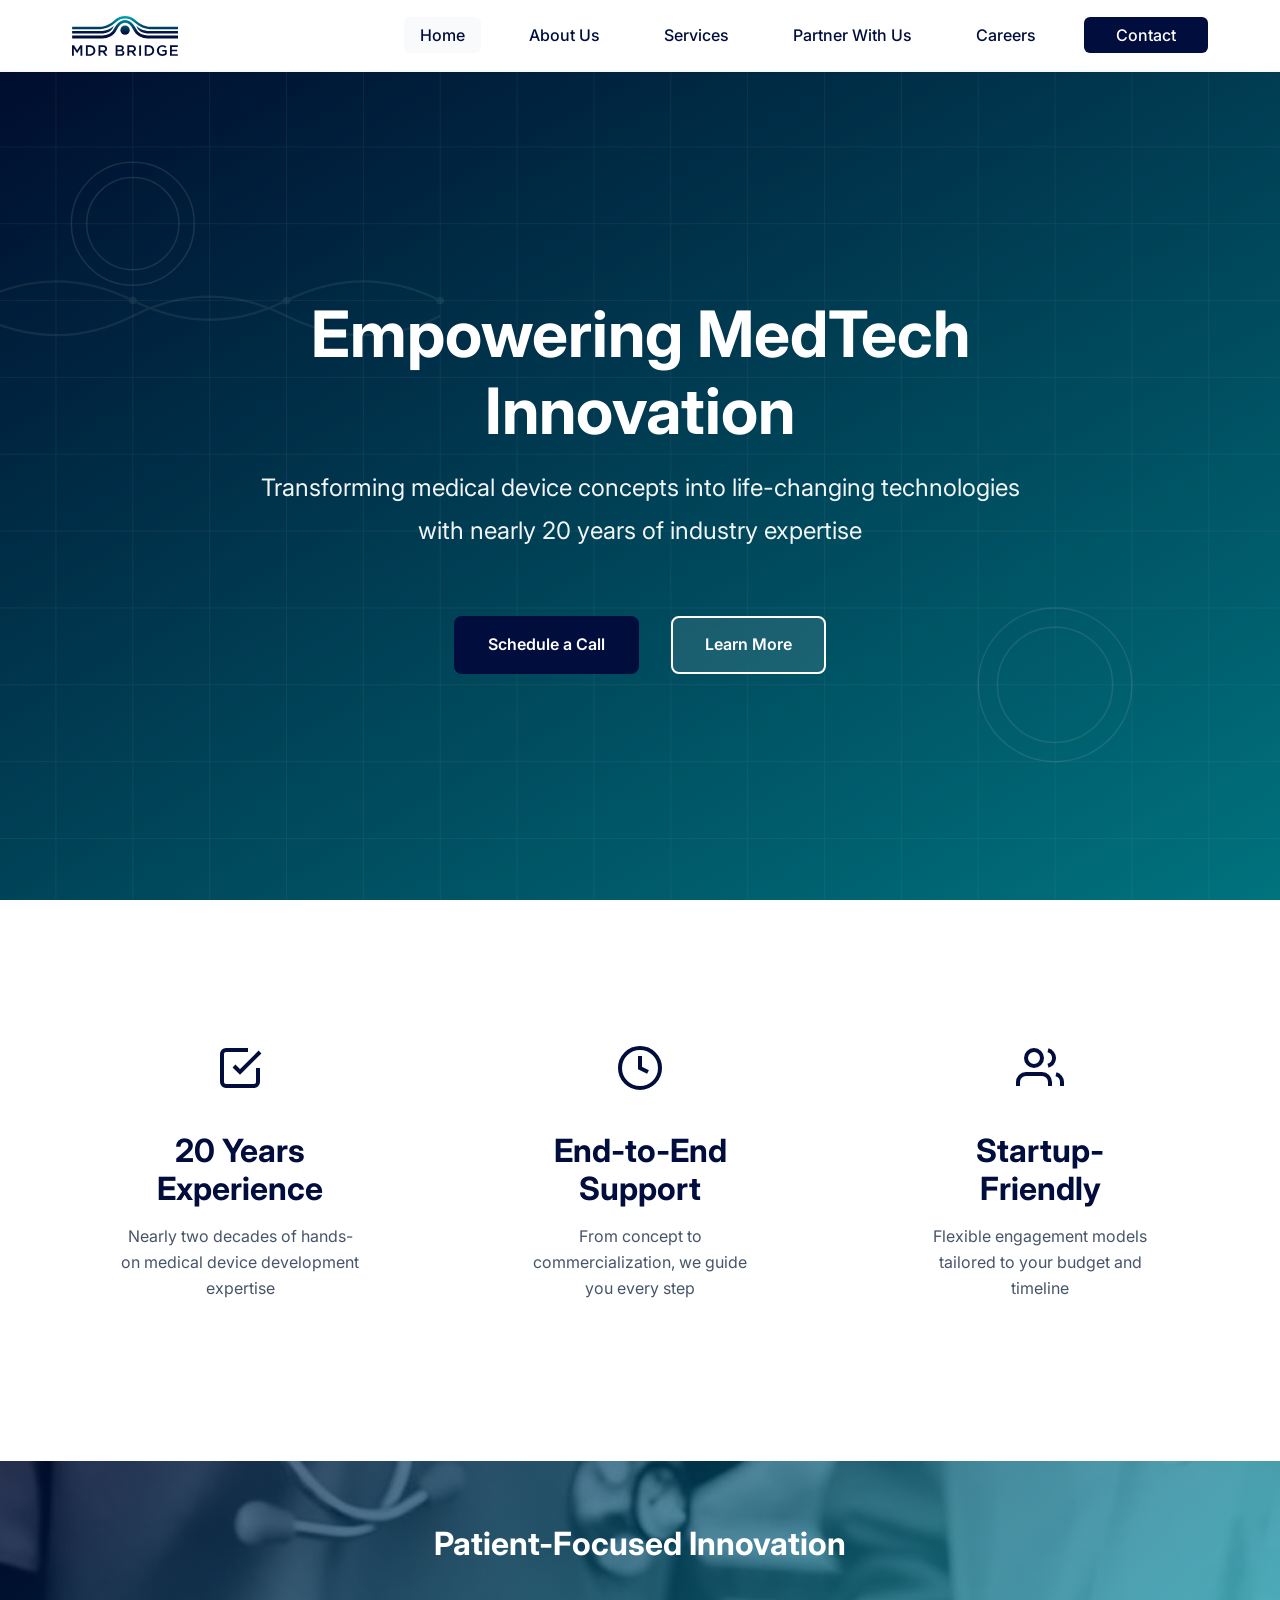
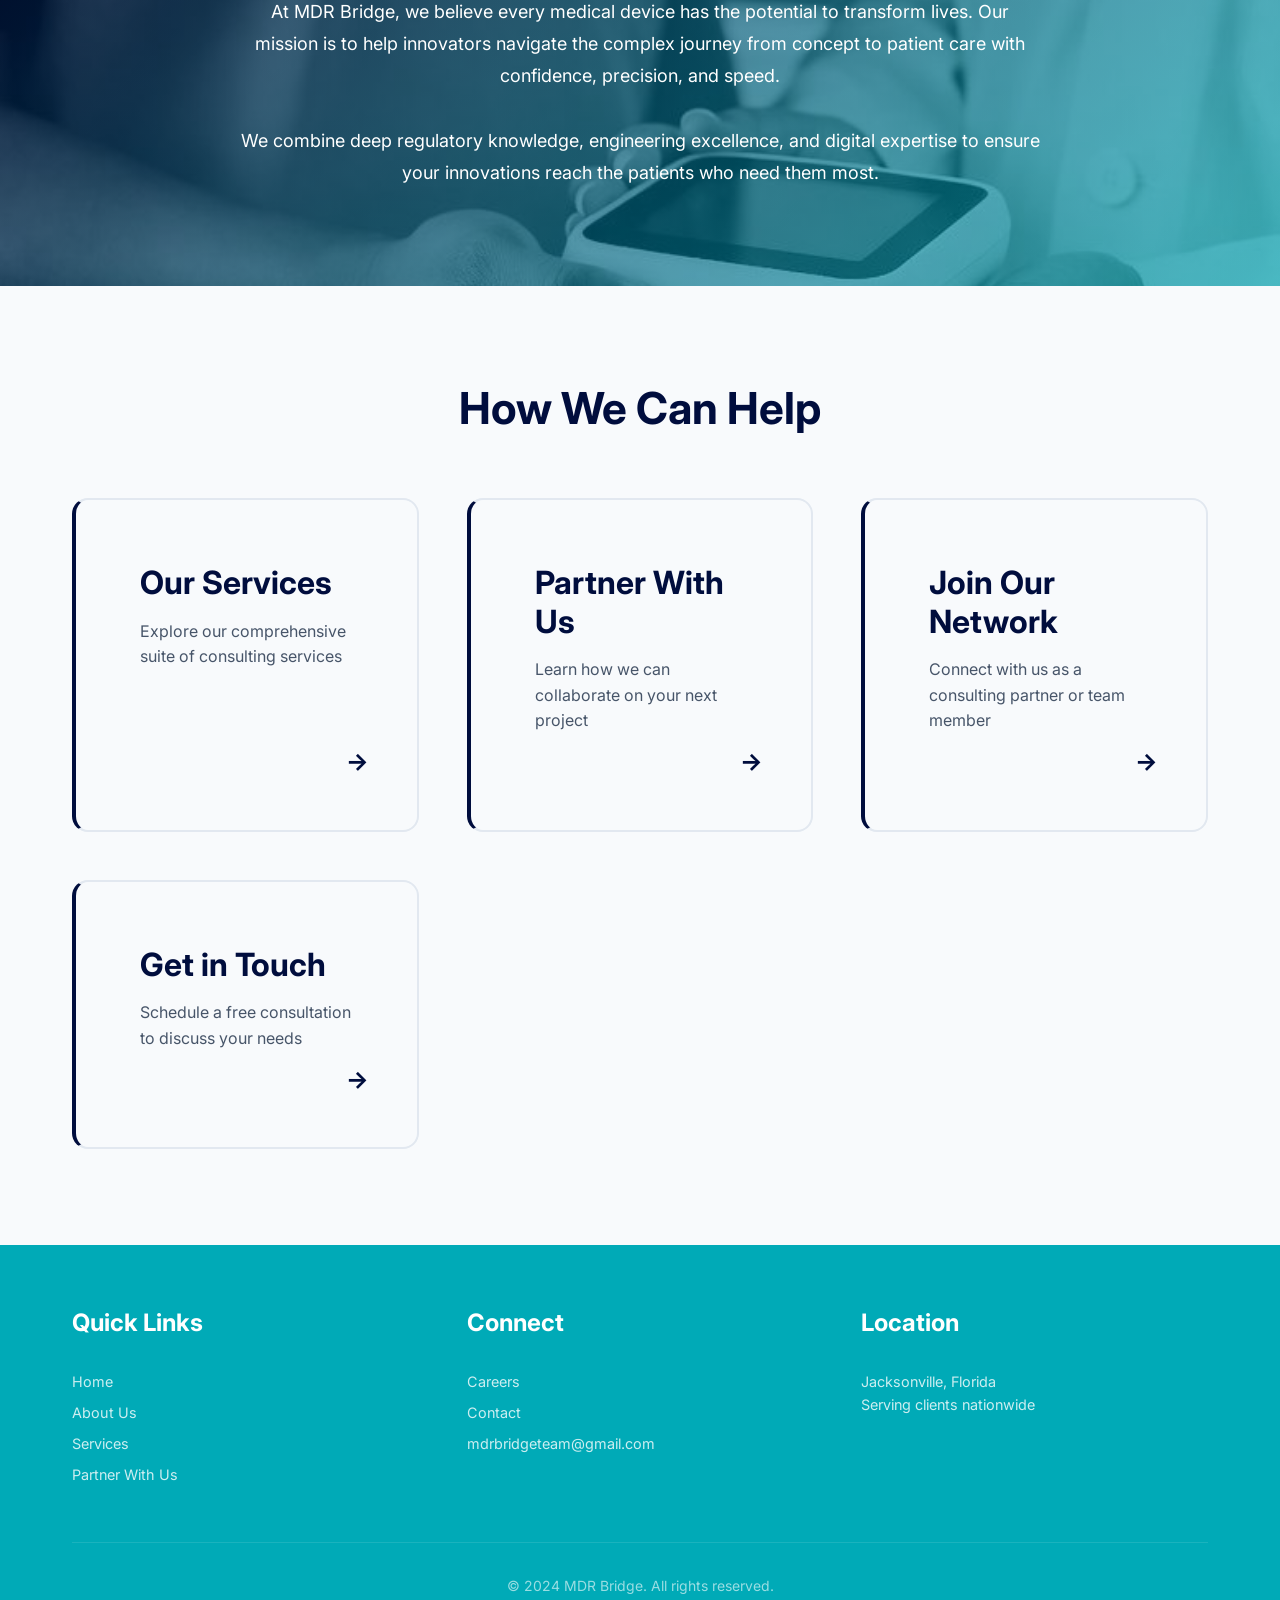
<file: index.html>
<!DOCTYPE html>
<html lang="en">
<head>
    <meta charset="UTF-8">
    <meta name="viewport" content="width=device-width, initial-scale=1.0">
    <meta name="description" content="MDR Bridge - Medical Device Consulting | Product Development, Quality Systems, and Regulatory Compliance">
    <title>MDR Bridge | Medical Device Consulting</title>
    <link rel="stylesheet" href="styles.css">
    <link rel="preconnect" href="https://fonts.googleapis.com">
    <link rel="preconnect" href="https://fonts.gstatic.com" crossorigin>
    <link href="https://fonts.googleapis.com/css2?family=Inter:wght@300;400;500;600;700&display=swap" rel="stylesheet">
    <!-- Calendly Widget -->
    <link href="https://assets.calendly.com/assets/external/widget.css" rel="stylesheet">
    <script src="https://assets.calendly.com/assets/external/widget.js" type="text/javascript" async></script>
</head>
<body>
    <!-- Navigation -->
    <nav class="navbar">
        <div class="container">
            <div class="nav-wrapper">
                <div class="logo">
                    <a href="index.html">
                        <img src="logo.svg" alt="MDR Bridge Logo">
                    </a>
                </div>
                <button class="mobile-menu-toggle" aria-label="Toggle menu">
                    <span></span>
                    <span></span>
                    <span></span>
                </button>
                <ul class="nav-menu">
                    <li><a href="index.html" class="active">Home</a></li>
                    <li><a href="about.html">About Us</a></li>
                    <li><a href="services.html">Services</a></li>
                    <li><a href="partner.html">Partner With Us</a></li>
                    <li><a href="careers.html">Careers</a></li>
                    <li><a href="contact.html" class="btn-nav">Contact</a></li>
                </ul>
            </div>
        </div>
    </nav>

    <!-- Hero Section -->
    <section class="hero-home">
        <div class="hero-background">
            <!-- Background image will be added via CSS -->
        </div>
        <div class="hero-overlay"></div>
        <div class="container">
            <div class="hero-content-home">
                <h1>Empowering MedTech Innovation</h1>
                <p class="hero-subtitle">Transforming medical device concepts into life-changing technologies with nearly 20 years of industry expertise</p>
                <div class="hero-cta">
                    <a href="" class="btn btn-primary calendly-link" onclick="Calendly.initPopupWidget({url: 'https://calendly.com/mdrbridgeteam'});return false;">Schedule a Call</a>
                    <a href="about.html" class="btn btn-secondary">Learn More</a>
                </div>
            </div>
        </div>
    </section>

    <!-- Value Proposition Section -->
    <section class="value-prop">
        <div class="container">
            <div class="value-grid">
                <div class="value-item">
                    <div class="value-icon">
                        <svg width="48" height="48" viewBox="0 0 24 24" fill="none" stroke="currentColor" stroke-width="2">
                            <path d="M9 11l3 3L22 4"></path>
                            <path d="M21 12v7a2 2 0 0 1-2 2H5a2 2 0 0 1-2-2V5a2 2 0 0 1 2-2h11"></path>
                        </svg>
                    </div>
                    <h3>20 Years Experience</h3>
                    <p>Nearly two decades of hands-on medical device development expertise</p>
                </div>
                <div class="value-item">
                    <div class="value-icon">
                        <svg width="48" height="48" viewBox="0 0 24 24" fill="none" stroke="currentColor" stroke-width="2">
                            <circle cx="12" cy="12" r="10"></circle>
                            <path d="M12 6v6l4 2"></path>
                        </svg>
                    </div>
                    <h3>End-to-End Support</h3>
                    <p>From concept to commercialization, we guide you every step</p>
                </div>
                <div class="value-item">
                    <div class="value-icon">
                        <svg width="48" height="48" viewBox="0 0 24 24" fill="none" stroke="currentColor" stroke-width="2">
                            <path d="M17 21v-2a4 4 0 0 0-4-4H5a4 4 0 0 0-4 4v2"></path>
                            <circle cx="9" cy="7" r="4"></circle>
                            <path d="M23 21v-2a4 4 0 0 0-3-3.87"></path>
                            <path d="M16 3.13a4 4 0 0 1 0 7.75"></path>
                        </svg>
                    </div>
                    <h3>Startup-Friendly</h3>
                    <p>Flexible engagement models tailored to your budget and timeline</p>
                </div>
            </div>
        </div>
    </section>

    <!-- Mission Section -->
    <section class="mission-section">
        <div class="mission-overlay"></div>
        <div class="container">
            <div class="mission-content">
                <h2>Patient-Focused Innovation</h2>
                <p>At MDR Bridge, we believe every medical device has the potential to transform lives. Our mission is to help innovators navigate the complex journey from concept to patient care with confidence, precision, and speed.</p>
                <p>We combine deep regulatory knowledge, engineering excellence, and digital expertise to ensure your innovations reach the patients who need them most.</p>
            </div>
        </div>
    </section>

    <!-- Quick Links Section -->
    <section class="quick-links">
        <div class="container">
            <h2>How We Can Help</h2>
            <div class="links-grid">
                <a href="services.html" class="link-card">
                    <h3>Our Services</h3>
                    <p>Explore our comprehensive suite of consulting services</p>
                    <span class="link-arrow">→</span>
                </a>
                <a href="partner.html" class="link-card">
                    <h3>Partner With Us</h3>
                    <p>Learn how we can collaborate on your next project</p>
                    <span class="link-arrow">→</span>
                </a>
                <a href="careers.html" class="link-card">
                    <h3>Join Our Network</h3>
                    <p>Connect with us as a consulting partner or team member</p>
                    <span class="link-arrow">→</span>
                </a>
                <a href="contact.html" class="link-card">
                    <h3>Get in Touch</h3>
                    <p>Schedule a free consultation to discuss your needs</p>
                    <span class="link-arrow">→</span>
                </a>
            </div>
        </div>
    </section>

    <!-- Footer -->
    <footer class="footer">
        <div class="container">
            <div class="footer-content">
                <div class="footer-section">
                    <h4>Quick Links</h4>
                    <ul>
                        <li><a href="index.html">Home</a></li>
                        <li><a href="about.html">About Us</a></li>
                        <li><a href="services.html">Services</a></li>
                        <li><a href="partner.html">Partner With Us</a></li>
                    </ul>
                </div>
                <div class="footer-section">
                    <h4>Connect</h4>
                    <ul>
                        <li><a href="careers.html">Careers</a></li>
                        <li><a href="contact.html">Contact</a></li>
                        <li><a href="mailto:mdrbridgeteam@gmail.com">mdrbridgeteam@gmail.com</a></li>
                    </ul>
                </div>
                <div class="footer-section">
                    <h4>Location</h4>
                    <p>Jacksonville, Florida<br>Serving clients nationwide</p>
                </div>
            </div>
            <div class="footer-bottom">
                <p>&copy; 2024 MDR Bridge. All rights reserved.</p>
            </div>
        </div>
    </footer>

    <script src="script.js"></script>
</body>
</html>
</file>
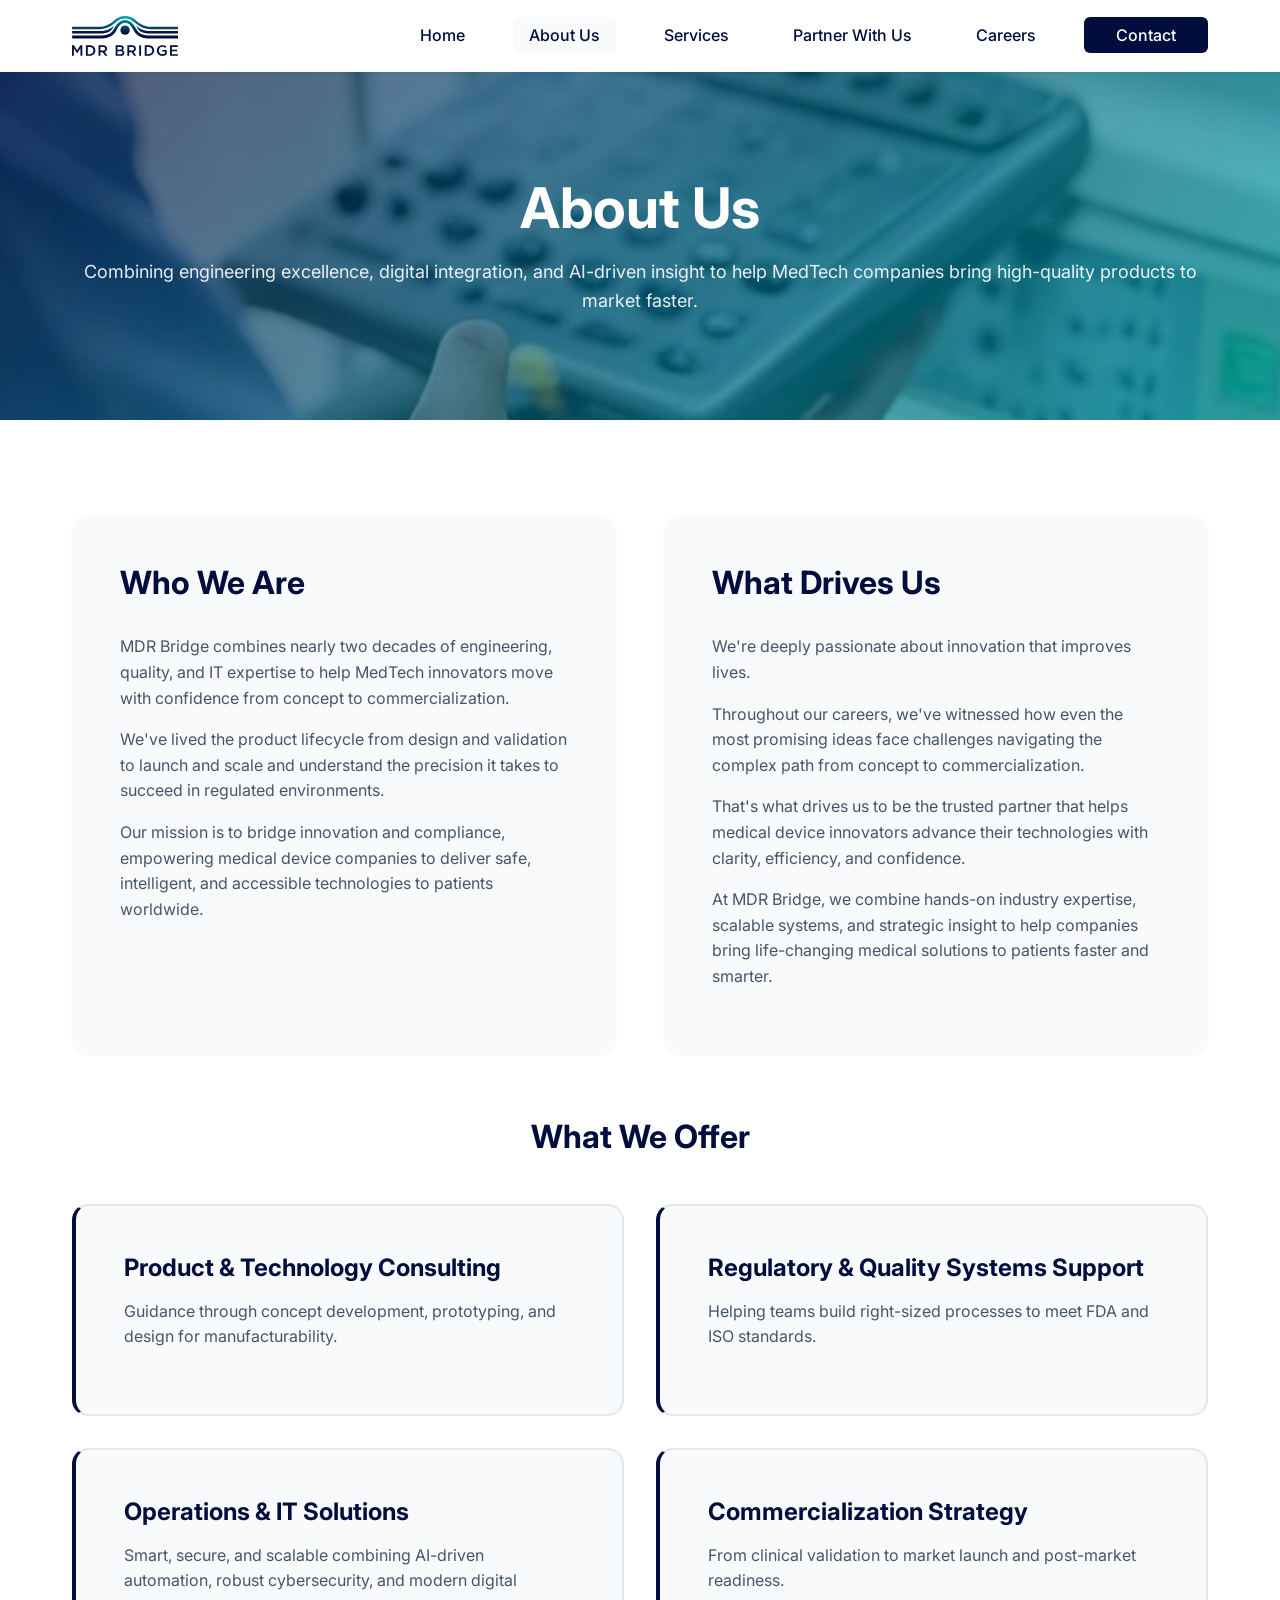
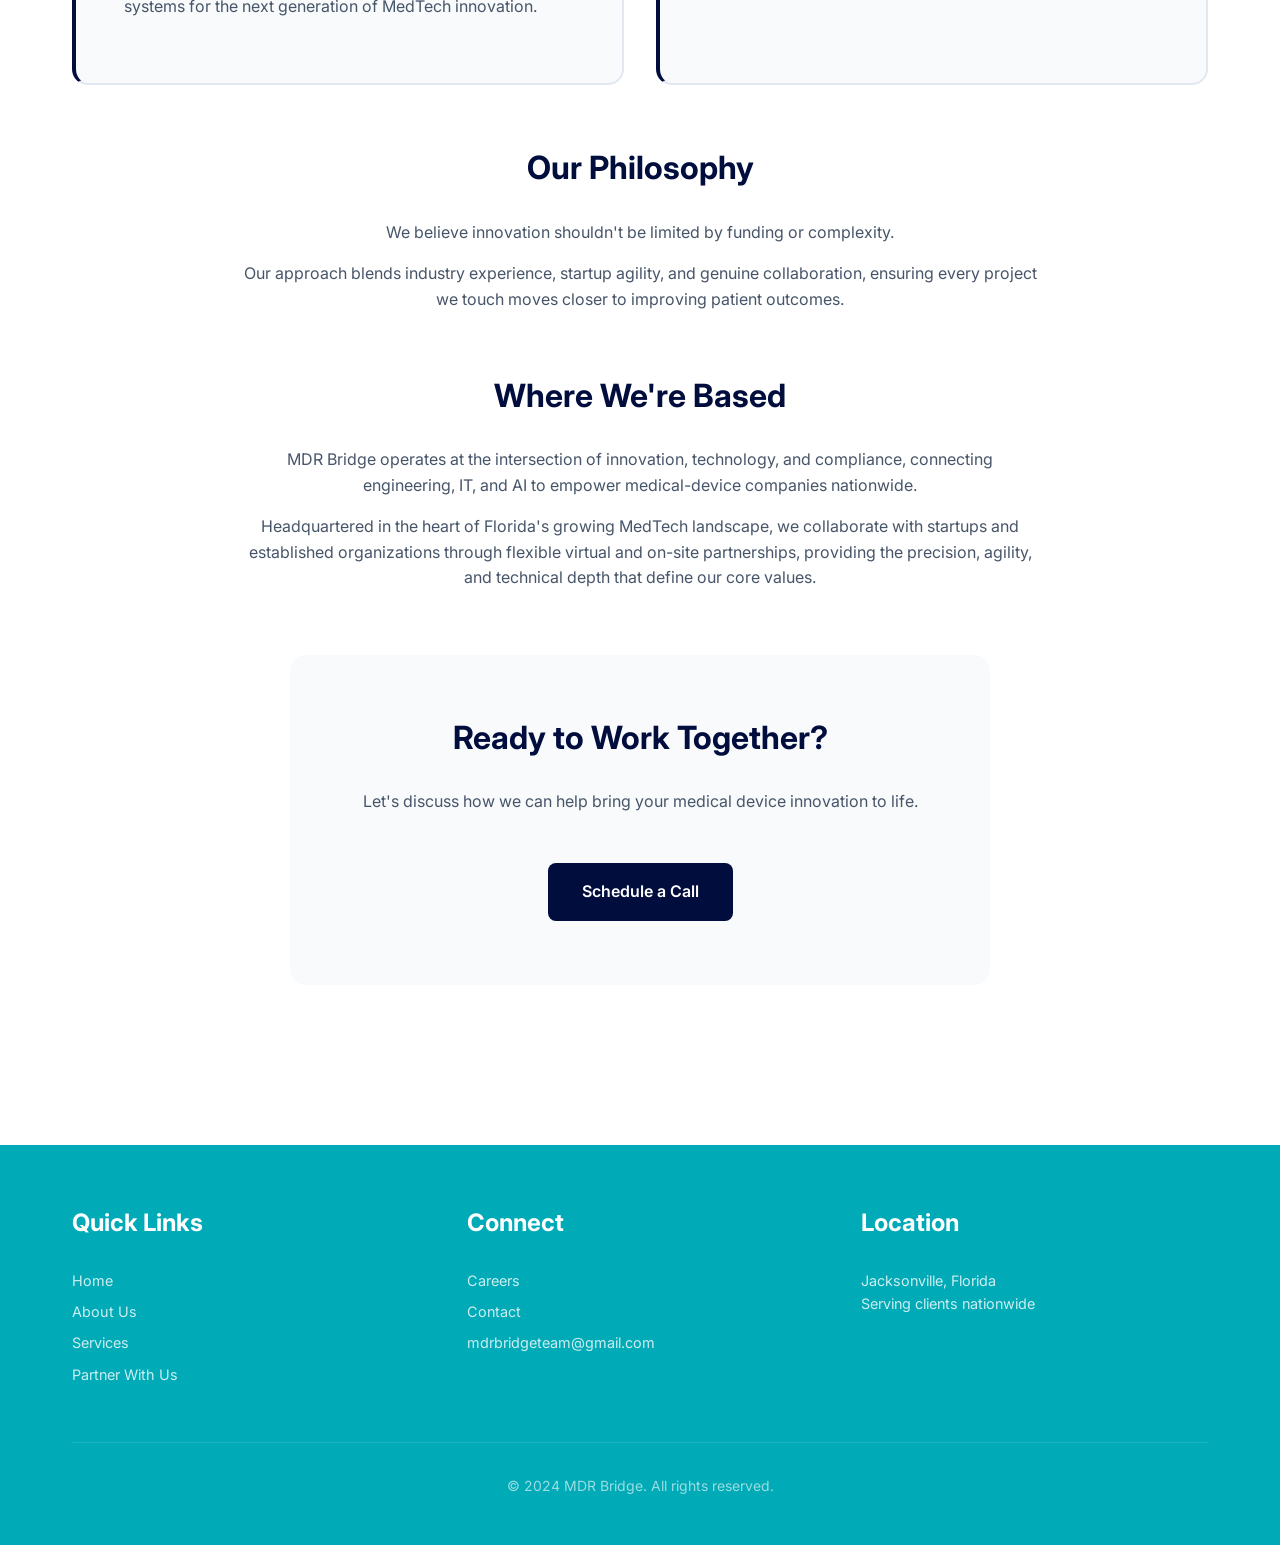
<file: about.html>
<!DOCTYPE html>
<html lang="en">
<head>
    <meta charset="UTF-8">
    <meta name="viewport" content="width=device-width, initial-scale=1.0">
    <meta name="description" content="About MDR Bridge - Nearly 20 years of medical device consulting expertise">
    <title>About Us | MDR Bridge</title>
    <link rel="stylesheet" href="styles.css">
    <link rel="preconnect" href="https://fonts.googleapis.com">
    <link rel="preconnect" href="https://fonts.gstatic.com" crossorigin>
    <link href="https://fonts.googleapis.com/css2?family=Inter:wght@300;400;500;600;700&display=swap" rel="stylesheet">
    <!-- Calendly Widget -->
    <link href="https://assets.calendly.com/assets/external/widget.css" rel="stylesheet">
    <script src="https://assets.calendly.com/assets/external/widget.js" type="text/javascript" async></script>
</head>
<body>
    <!-- Navigation -->
    <nav class="navbar">
        <div class="container">
            <div class="nav-wrapper">
                <div class="logo">
                    <a href="index.html">
                        <img src="logo.svg" alt="MDR Bridge Logo">
                    </a>
                </div>
                <button class="mobile-menu-toggle" aria-label="Toggle menu">
                    <span></span>
                    <span></span>
                    <span></span>
                </button>
                <ul class="nav-menu">
                    <li><a href="index.html">Home</a></li>
                    <li><a href="about.html" class="active">About Us</a></li>
                    <li><a href="services.html">Services</a></li>
                    <li><a href="partner.html">Partner With Us</a></li>
                    <li><a href="careers.html">Careers</a></li>
                    <li><a href="contact.html" class="btn-nav">Contact</a></li>
                </ul>
            </div>
        </div>
    </nav>

    <!-- Page Header -->
    <section class="page-header page-header-about">
        <div class="page-header-overlay"></div>
        <div class="container">
            <h1>About Us</h1>
            <p>Combining engineering excellence, digital integration, and AI-driven insight to help MedTech companies bring high-quality products to market faster.</p>
        </div>
    </section>

    <!-- About Content -->
    <section class="about">
        <div class="container">
            <div class="about-grid">
                <div class="about-card">
                    <h3>Who We Are</h3>
                    <p>MDR Bridge combines nearly two decades of engineering, quality, and IT expertise to help MedTech innovators move with confidence from concept to commercialization.</p>
                    <p>We've lived the product lifecycle from design and validation to launch and scale and understand the precision it takes to succeed in regulated environments.</p>
                    <p>Our mission is to bridge innovation and compliance, empowering medical device companies to deliver safe, intelligent, and accessible technologies to patients worldwide.</p>
                </div>

                <div class="about-card">
                    <h3>What Drives Us</h3>
                    <p>We're deeply passionate about innovation that improves lives.</p>
                    <p>Throughout our careers, we've witnessed how even the most promising ideas face challenges navigating the complex path from concept to commercialization.</p>
                    <p>That's what drives us to be the trusted partner that helps medical device innovators advance their technologies with clarity, efficiency, and confidence.</p>
                    <p>At MDR Bridge, we combine hands-on industry expertise, scalable systems, and strategic insight to help companies bring life-changing medical solutions to patients faster and smarter.</p>
                </div>
            </div>

            <div class="about-offerings">
                <h3>What We Offer</h3>
                <div class="offerings-grid">
                    <div class="offering-item">
                        <h4>Product & Technology Consulting</h4>
                        <p>Guidance through concept development, prototyping, and design for manufacturability.</p>
                    </div>
                    <div class="offering-item">
                        <h4>Regulatory & Quality Systems Support</h4>
                        <p>Helping teams build right-sized processes to meet FDA and ISO standards.</p>
                    </div>
                    <div class="offering-item">
                        <h4>Operations & IT Solutions</h4>
                        <p>Smart, secure, and scalable combining AI-driven automation, robust cybersecurity, and modern digital systems for the next generation of MedTech innovation.</p>
                    </div>
                    <div class="offering-item">
                        <h4>Commercialization Strategy</h4>
                        <p>From clinical validation to market launch and post-market readiness.</p>
                    </div>
                </div>
            </div>

            <div class="about-philosophy">
                <h3>Our Philosophy</h3>
                <p>We believe innovation shouldn't be limited by funding or complexity.</p>
                <p>Our approach blends industry experience, startup agility, and genuine collaboration, ensuring every project we touch moves closer to improving patient outcomes.</p>
            </div>

            <div class="about-location">
                <h3>Where We're Based</h3>
                <p>MDR Bridge operates at the intersection of innovation, technology, and compliance, connecting engineering, IT, and AI to empower medical-device companies nationwide.</p>
                <p>Headquartered in the heart of Florida's growing MedTech landscape, we collaborate with startups and established organizations through flexible virtual and on-site partnerships, providing the precision, agility, and technical depth that define our core values.</p>
            </div>

            <div class="cta-section">
                <h3>Ready to Work Together?</h3>
                <p>Let's discuss how we can help bring your medical device innovation to life.</p>
                <a href="" class="btn btn-primary calendly-link" onclick="Calendly.initPopupWidget({url: 'https://calendly.com/mdrbridgeteam'});return false;">Schedule a Call</a>
            </div>
        </div>
    </section>

    <!-- Footer -->
    <footer class="footer">
        <div class="container">
            <div class="footer-content">
                <div class="footer-section">
                    <h4>Quick Links</h4>
                    <ul>
                        <li><a href="index.html">Home</a></li>
                        <li><a href="about.html">About Us</a></li>
                        <li><a href="services.html">Services</a></li>
                        <li><a href="partner.html">Partner With Us</a></li>
                    </ul>
                </div>
                <div class="footer-section">
                    <h4>Connect</h4>
                    <ul>
                        <li><a href="careers.html">Careers</a></li>
                        <li><a href="contact.html">Contact</a></li>
                        <li><a href="mailto:mdrbridgeteam@gmail.com">mdrbridgeteam@gmail.com</a></li>
                    </ul>
                </div>
                <div class="footer-section">
                    <h4>Location</h4>
                    <p>Jacksonville, Florida<br>Serving clients nationwide</p>
                </div>
            </div>
            <div class="footer-bottom">
                <p>&copy; 2024 MDR Bridge. All rights reserved.</p>
            </div>
        </div>
    </footer>

    <script src="script.js"></script>
</body>
</html>
</file>
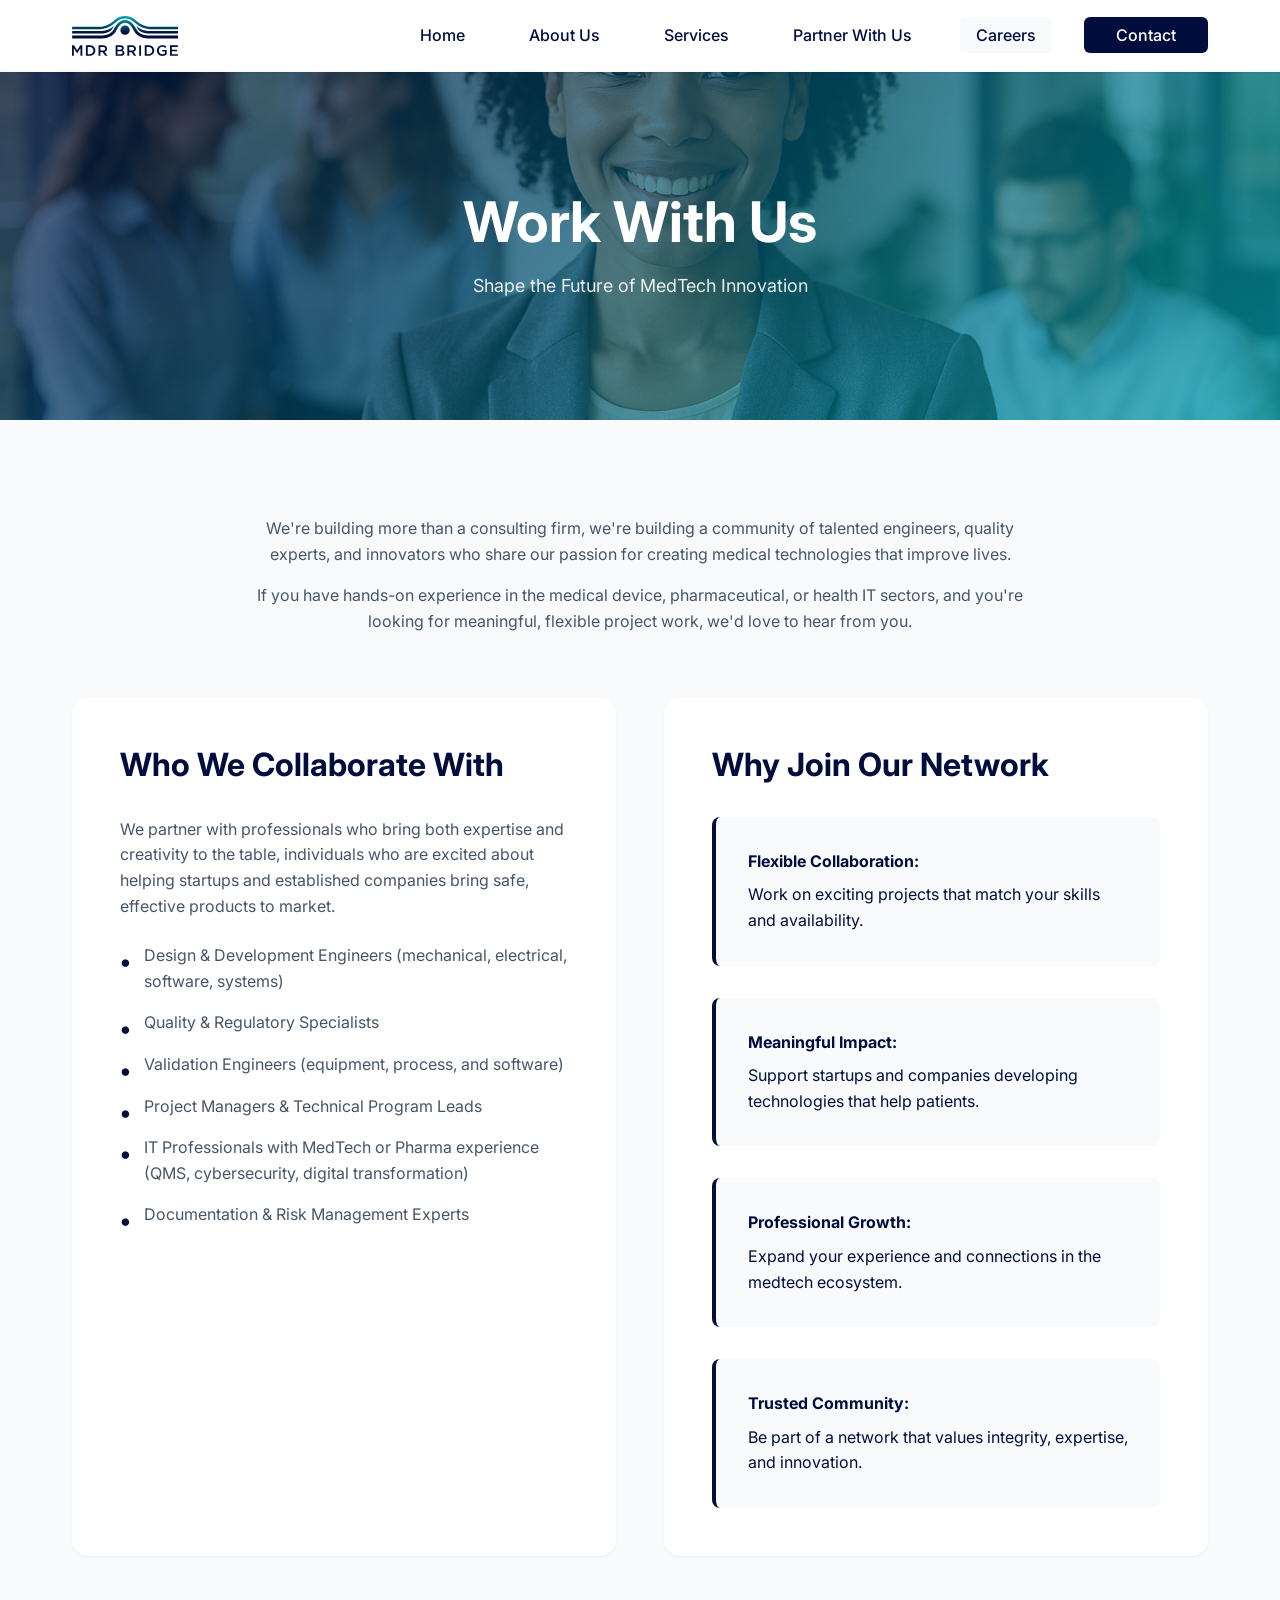
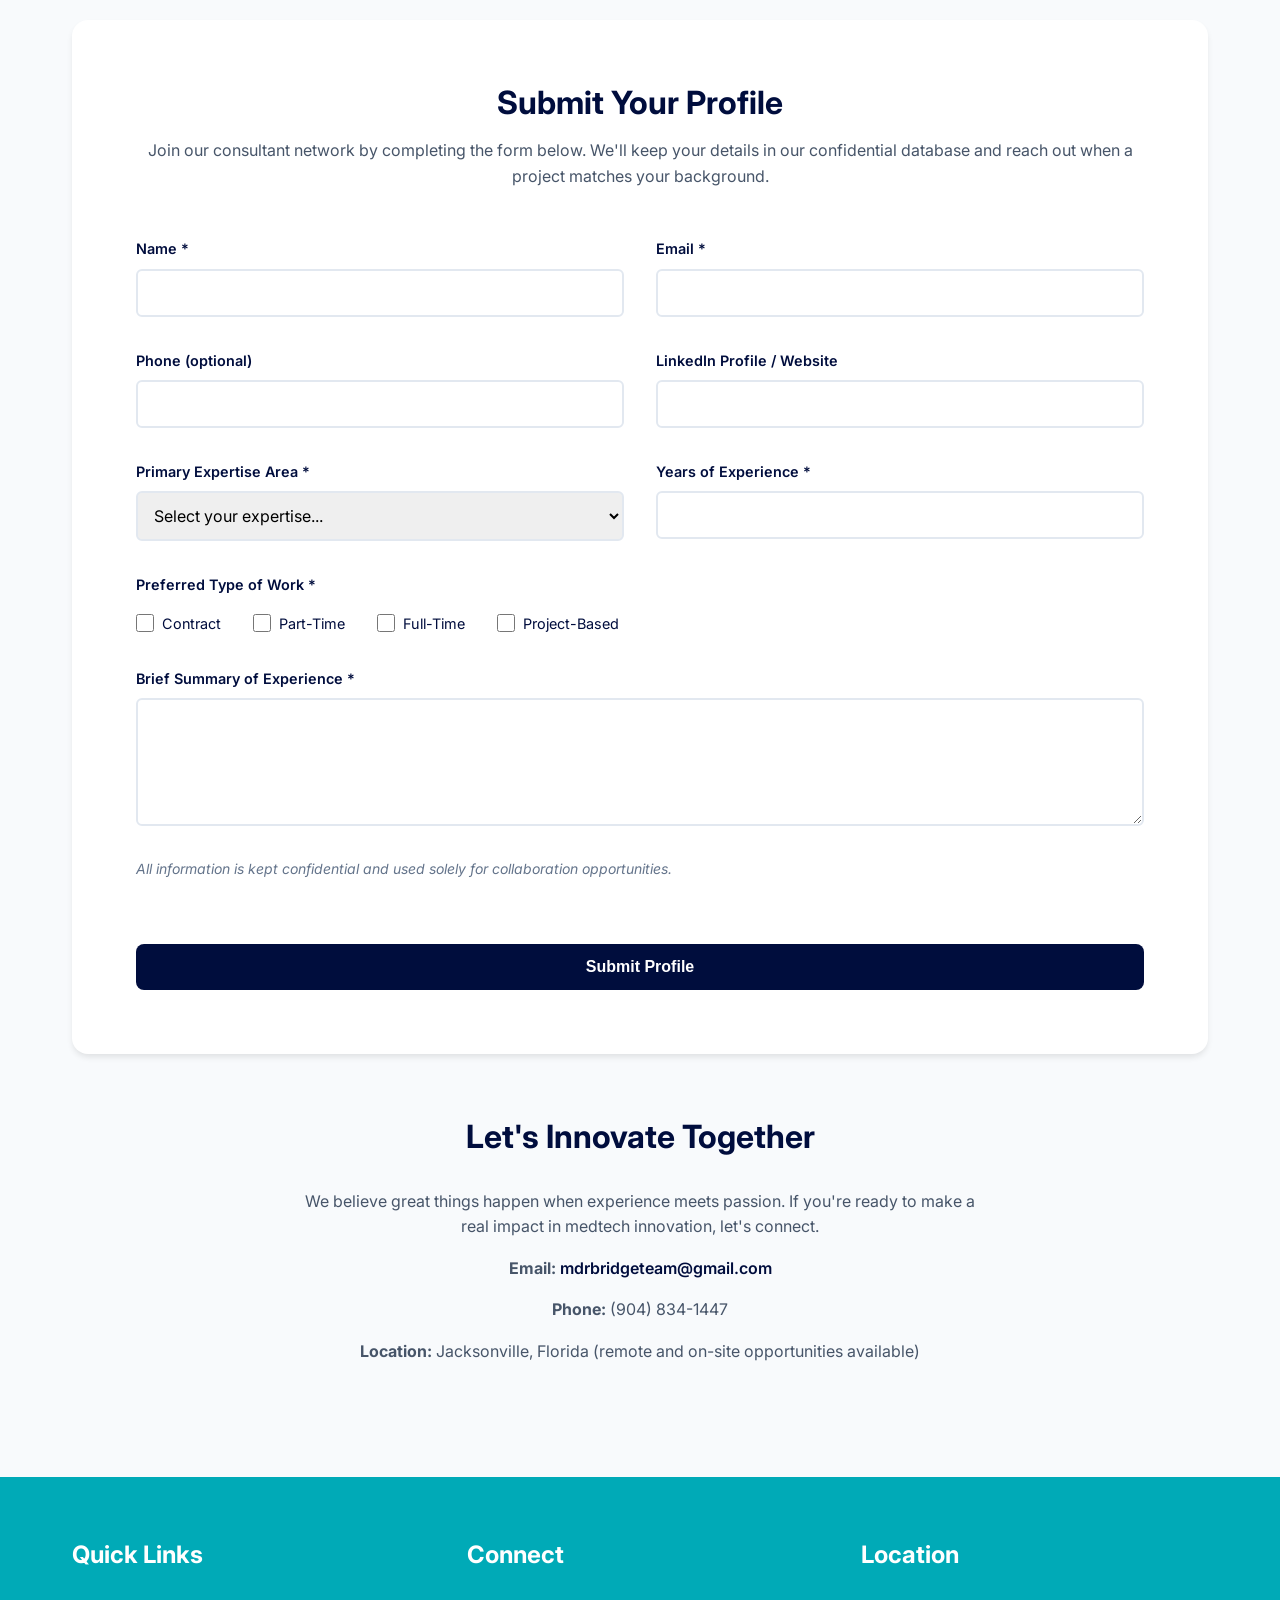
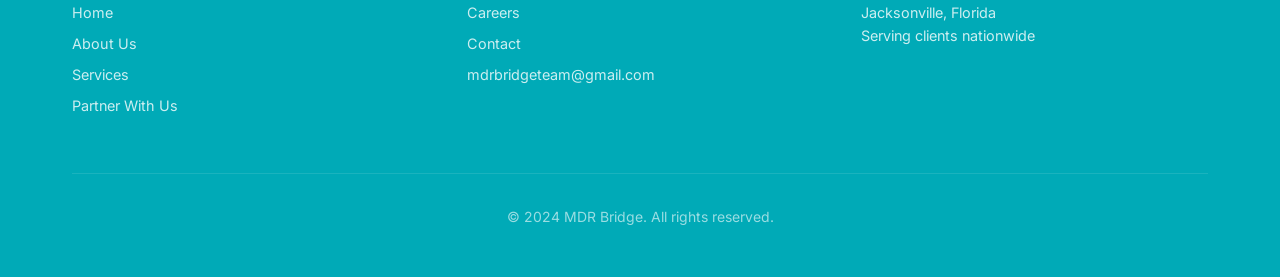
<file: careers.html>
<!DOCTYPE html>
<html lang="en">
<head>
    <meta charset="UTF-8">
    <meta name="viewport" content="width=device-width, initial-scale=1.0">
    <meta name="description" content="Join MDR Bridge - Careers in Medical Device Consulting">
    <title>Careers | MDR Bridge</title>
    <link rel="stylesheet" href="styles.css">
    <link rel="preconnect" href="https://fonts.googleapis.com">
    <link rel="preconnect" href="https://fonts.gstatic.com" crossorigin>
    <link href="https://fonts.googleapis.com/css2?family=Inter:wght@300;400;500;600;700&display=swap" rel="stylesheet">
</head>
<body>
    <!-- Navigation -->
    <nav class="navbar">
        <div class="container">
            <div class="nav-wrapper">
                <div class="logo">
                    <a href="index.html">
                        <img src="logo.svg" alt="MDR Bridge Logo">
                    </a>
                </div>
                <button class="mobile-menu-toggle" aria-label="Toggle menu">
                    <span></span>
                    <span></span>
                    <span></span>
                </button>
                <ul class="nav-menu">
                    <li><a href="index.html">Home</a></li>
                    <li><a href="about.html">About Us</a></li>
                    <li><a href="services.html">Services</a></li>
                    <li><a href="partner.html">Partner With Us</a></li>
                    <li><a href="careers.html" class="active">Careers</a></li>
                    <li><a href="contact.html" class="btn-nav">Contact</a></li>
                </ul>
            </div>
        </div>
    </nav>

    <!-- Page Header -->
    <section class="page-header page-header-careers">
        <div class="page-header-overlay"></div>
        <div class="container">
            <h1>Work With Us</h1>
            <p>Shape the Future of MedTech Innovation</p>
        </div>
    </section>

    <!-- Careers Section -->
    <section class="careers">
        <div class="container">
            <div class="careers-intro">
                <p>We're building more than a consulting firm, we're building a community of talented engineers, quality experts, and innovators who share our passion for creating medical technologies that improve lives.</p>
                <p>If you have hands-on experience in the medical device, pharmaceutical, or health IT sectors, and you're looking for meaningful, flexible project work, we'd love to hear from you.</p>
            </div>

            <div class="careers-content">
                <div class="careers-roles">
                    <h3>Who We Collaborate With</h3>
                    <p>We partner with professionals who bring both expertise and creativity to the table, individuals who are excited about helping startups and established companies bring safe, effective products to market.</p>
                    <ul class="roles-list">
                        <li>Design & Development Engineers (mechanical, electrical, software, systems)</li>
                        <li>Quality & Regulatory Specialists</li>
                        <li>Validation Engineers (equipment, process, and software)</li>
                        <li>Project Managers & Technical Program Leads</li>
                        <li>IT Professionals with MedTech or Pharma experience (QMS, cybersecurity, digital transformation)</li>
                        <li>Documentation & Risk Management Experts</li>
                    </ul>
                </div>

                <div class="careers-benefits">
                    <h3>Why Join Our Network</h3>
                    <div class="benefits-list">
                        <div class="benefit">
                            <strong>Flexible Collaboration:</strong> Work on exciting projects that match your skills and availability.
                        </div>
                        <div class="benefit">
                            <strong>Meaningful Impact:</strong> Support startups and companies developing technologies that help patients.
                        </div>
                        <div class="benefit">
                            <strong>Professional Growth:</strong> Expand your experience and connections in the medtech ecosystem.
                        </div>
                        <div class="benefit">
                            <strong>Trusted Community:</strong> Be part of a network that values integrity, expertise, and innovation.
                        </div>
                    </div>
                </div>
            </div>

            <div class="careers-form-section">
                <h3>Submit Your Profile</h3>
                <p>Join our consultant network by completing the form below. We'll keep your details in our confidential database and reach out when a project matches your background.</p>

                <form id="careersForm" class="form">
                    <div class="form-row">
                        <div class="form-group">
                            <label for="career-name">Name *</label>
                            <input type="text" id="career-name" name="name" required>
                        </div>
                        <div class="form-group">
                            <label for="career-email">Email *</label>
                            <input type="email" id="career-email" name="email" required>
                        </div>
                    </div>

                    <div class="form-row">
                        <div class="form-group">
                            <label for="career-phone">Phone (optional)</label>
                            <input type="tel" id="career-phone" name="phone">
                        </div>
                        <div class="form-group">
                            <label for="career-linkedin">LinkedIn Profile / Website</label>
                            <input type="url" id="career-linkedin" name="linkedin">
                        </div>
                    </div>

                    <div class="form-row">
                        <div class="form-group">
                            <label for="career-expertise">Primary Expertise Area *</label>
                            <select id="career-expertise" name="expertise" required>
                                <option value="">Select your expertise...</option>
                                <option value="design">Design & Development</option>
                                <option value="quality">Quality & Regulatory</option>
                                <option value="validation">Validation</option>
                                <option value="it">IT & Digital Solutions</option>
                                <option value="pm">Project Management</option>
                                <option value="other">Other</option>
                            </select>
                        </div>
                        <div class="form-group">
                            <label for="career-experience">Years of Experience *</label>
                            <input type="number" id="career-experience" name="experience" min="0" required>
                        </div>
                    </div>

                    <div class="form-group">
                        <label>Preferred Type of Work *</label>
                        <div class="checkbox-group">
                            <label><input type="checkbox" name="work-type" value="contract"> Contract</label>
                            <label><input type="checkbox" name="work-type" value="part-time"> Part-Time</label>
                            <label><input type="checkbox" name="work-type" value="full-time"> Full-Time</label>
                            <label><input type="checkbox" name="work-type" value="project"> Project-Based</label>
                        </div>
                    </div>

                    <div class="form-group">
                        <label for="career-summary">Brief Summary of Experience *</label>
                        <textarea id="career-summary" name="summary" rows="5" required></textarea>
                    </div>

                    <p class="form-note">All information is kept confidential and used solely for collaboration opportunities.</p>

                    <button type="submit" class="btn btn-primary">Submit Profile</button>
                </form>
            </div>

            <div class="careers-contact">
                <h3>Let's Innovate Together</h3>
                <p>We believe great things happen when experience meets passion. If you're ready to make a real impact in medtech innovation, let's connect.</p>
                <p><strong>Email:</strong> <a href="mailto:mdrbridgeteam@gmail.com">mdrbridgeteam@gmail.com</a></p>
                <p><strong>Phone:</strong> (904) 834-1447</p>
                <p><strong>Location:</strong> Jacksonville, Florida (remote and on-site opportunities available)</p>
            </div>
        </div>
    </section>

    <!-- Footer -->
    <footer class="footer">
        <div class="container">
            <div class="footer-content">
                <div class="footer-section">
                    <h4>Quick Links</h4>
                    <ul>
                        <li><a href="index.html">Home</a></li>
                        <li><a href="about.html">About Us</a></li>
                        <li><a href="services.html">Services</a></li>
                        <li><a href="partner.html">Partner With Us</a></li>
                    </ul>
                </div>
                <div class="footer-section">
                    <h4>Connect</h4>
                    <ul>
                        <li><a href="careers.html">Careers</a></li>
                        <li><a href="contact.html">Contact</a></li>
                        <li><a href="mailto:mdrbridgeteam@gmail.com">mdrbridgeteam@gmail.com</a></li>
                    </ul>
                </div>
                <div class="footer-section">
                    <h4>Location</h4>
                    <p>Jacksonville, Florida<br>Serving clients nationwide</p>
                </div>
            </div>
            <div class="footer-bottom">
                <p>&copy; 2024 MDR Bridge. All rights reserved.</p>
            </div>
        </div>
    </footer>

    <script src="script.js"></script>
</body>
</html>
</file>
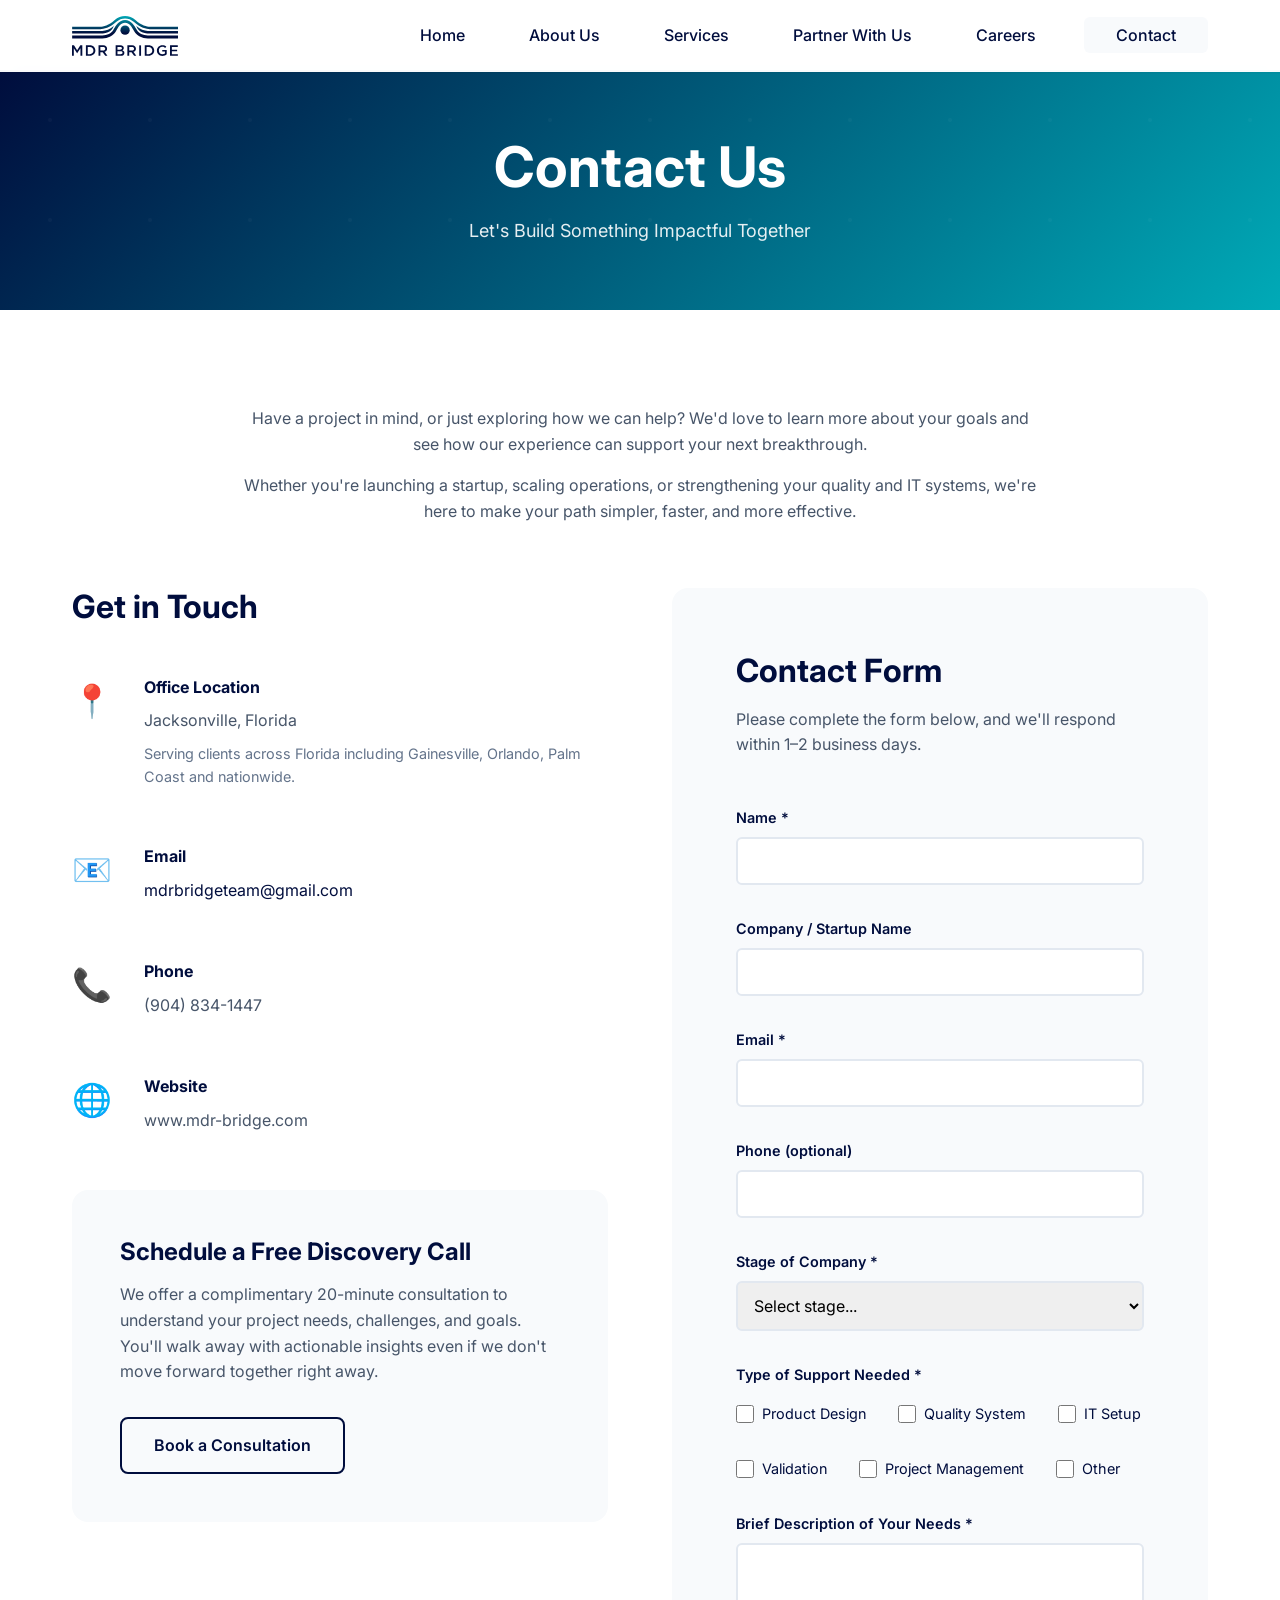
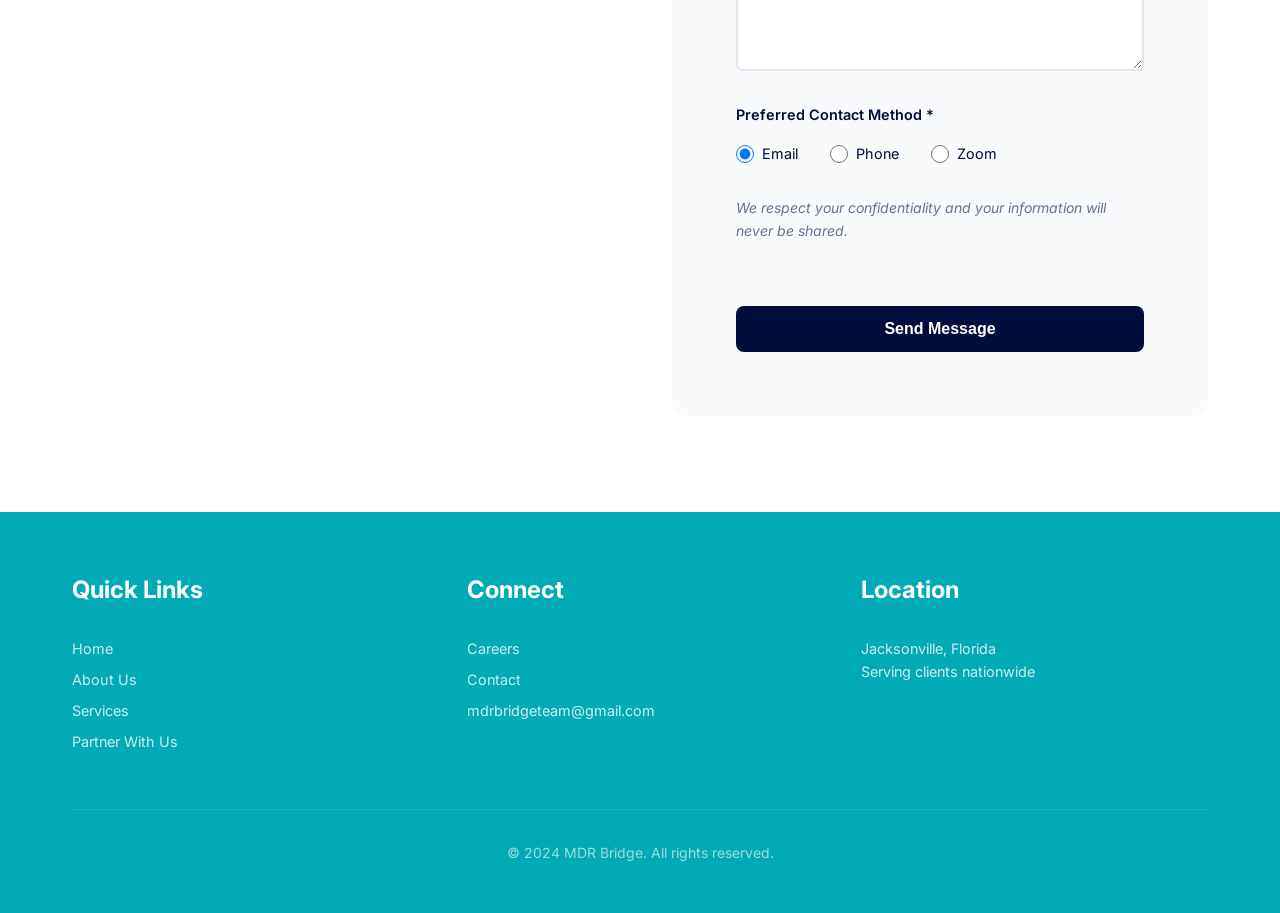
<file: contact.html>
<!DOCTYPE html>
<html lang="en">
<head>
    <meta charset="UTF-8">
    <meta name="viewport" content="width=device-width, initial-scale=1.0">
    <meta name="description" content="Contact MDR Bridge - Medical Device Consulting">
    <title>Contact Us | MDR Bridge</title>
    <link rel="stylesheet" href="styles.css">
    <link rel="preconnect" href="https://fonts.googleapis.com">
    <link rel="preconnect" href="https://fonts.gstatic.com" crossorigin>
    <link href="https://fonts.googleapis.com/css2?family=Inter:wght@300;400;500;600;700&display=swap" rel="stylesheet">
    <!-- Calendly Widget -->
    <link href="https://assets.calendly.com/assets/external/widget.css" rel="stylesheet">
    <script src="https://assets.calendly.com/assets/external/widget.js" type="text/javascript" async></script>
</head>
<body>
    <!-- Navigation -->
    <nav class="navbar">
        <div class="container">
            <div class="nav-wrapper">
                <div class="logo">
                    <a href="index.html">
                        <img src="logo.svg" alt="MDR Bridge Logo">
                    </a>
                </div>
                <button class="mobile-menu-toggle" aria-label="Toggle menu">
                    <span></span>
                    <span></span>
                    <span></span>
                </button>
                <ul class="nav-menu">
                    <li><a href="index.html">Home</a></li>
                    <li><a href="about.html">About Us</a></li>
                    <li><a href="services.html">Services</a></li>
                    <li><a href="partner.html">Partner With Us</a></li>
                    <li><a href="careers.html">Careers</a></li>
                    <li><a href="contact.html" class="btn-nav active">Contact</a></li>
                </ul>
            </div>
        </div>
    </nav>

    <!-- Page Header -->
    <section class="page-header">
        <div class="container">
            <h1>Contact Us</h1>
            <p>Let's Build Something Impactful Together</p>
        </div>
    </section>

    <!-- Contact Section -->
    <section class="contact">
        <div class="container">
            <div class="contact-intro">
                <p>Have a project in mind, or just exploring how we can help? We'd love to learn more about your goals and see how our experience can support your next breakthrough.</p>
                <p>Whether you're launching a startup, scaling operations, or strengthening your quality and IT systems, we're here to make your path simpler, faster, and more effective.</p>
            </div>

            <div class="contact-grid">
                <div class="contact-info">
                    <h3>Get in Touch</h3>

                    <div class="contact-item">
                        <div class="contact-icon">📍</div>
                        <div>
                            <strong>Office Location</strong>
                            <p>Jacksonville, Florida</p>
                            <p class="contact-note">Serving clients across Florida including Gainesville, Orlando, Palm Coast and nationwide.</p>
                        </div>
                    </div>

                    <div class="contact-item">
                        <div class="contact-icon">📧</div>
                        <div>
                            <strong>Email</strong>
                            <p><a href="mailto:mdrbridgeteam@gmail.com">mdrbridgeteam@gmail.com</a></p>
                        </div>
                    </div>

                    <div class="contact-item">
                        <div class="contact-icon">📞</div>
                        <div>
                            <strong>Phone</strong>
                            <p>(904) 834-1447</p>
                        </div>
                    </div>

                    <div class="contact-item">
                        <div class="contact-icon">🌐</div>
                        <div>
                            <strong>Website</strong>
                            <p>www.mdr-bridge.com</p>
                        </div>
                    </div>

                    <div class="consultation-cta">
                        <h4>Schedule a Free Discovery Call</h4>
                        <p>We offer a complimentary 20-minute consultation to understand your project needs, challenges, and goals. You'll walk away with actionable insights even if we don't move forward together right away.</p>
                        <a href="" class="btn btn-secondary calendly-link" onclick="Calendly.initPopupWidget({url: 'https://calendly.com/mdrbridgeteam'});return false;">Book a Consultation</a>
                    </div>
                </div>

                <div class="contact-form-wrapper">
                    <h3>Contact Form</h3>
                    <p>Please complete the form below, and we'll respond within 1–2 business days.</p>

                    <form id="contactForm" class="form">
                        <div class="form-group">
                            <label for="contact-name">Name *</label>
                            <input type="text" id="contact-name" name="name" required>
                        </div>

                        <div class="form-group">
                            <label for="contact-company">Company / Startup Name</label>
                            <input type="text" id="contact-company" name="company">
                        </div>

                        <div class="form-row">
                            <div class="form-group">
                                <label for="contact-email">Email *</label>
                                <input type="email" id="contact-email" name="email" required>
                            </div>
                            <div class="form-group">
                                <label for="contact-phone">Phone (optional)</label>
                                <input type="tel" id="contact-phone" name="phone">
                            </div>
                        </div>

                        <div class="form-group">
                            <label for="contact-stage">Stage of Company *</label>
                            <select id="contact-stage" name="stage" required>
                                <option value="">Select stage...</option>
                                <option value="idea">Idea</option>
                                <option value="prototype">Prototype</option>
                                <option value="pre-clinical">Pre-Clinical</option>
                                <option value="regulatory">Regulatory</option>
                                <option value="commercial">Commercial</option>
                            </select>
                        </div>

                        <div class="form-group">
                            <label>Type of Support Needed *</label>
                            <div class="checkbox-group">
                                <label><input type="checkbox" name="support-type" value="product-design"> Product Design</label>
                                <label><input type="checkbox" name="support-type" value="quality-system"> Quality System</label>
                                <label><input type="checkbox" name="support-type" value="it-setup"> IT Setup</label>
                                <label><input type="checkbox" name="support-type" value="validation"> Validation</label>
                                <label><input type="checkbox" name="support-type" value="project-management"> Project Management</label>
                                <label><input type="checkbox" name="support-type" value="other"> Other</label>
                            </div>
                        </div>

                        <div class="form-group">
                            <label for="contact-message">Brief Description of Your Needs *</label>
                            <textarea id="contact-message" name="message" rows="5" required></textarea>
                        </div>

                        <div class="form-group">
                            <label>Preferred Contact Method *</label>
                            <div class="radio-group">
                                <label><input type="radio" name="contact-method" value="email" checked> Email</label>
                                <label><input type="radio" name="contact-method" value="phone"> Phone</label>
                                <label><input type="radio" name="contact-method" value="zoom"> Zoom</label>
                            </div>
                        </div>

                        <p class="form-note">We respect your confidentiality and your information will never be shared.</p>

                        <button type="submit" class="btn btn-primary">Send Message</button>
                    </form>
                </div>
            </div>
        </div>
    </section>

    <!-- Footer -->
    <footer class="footer">
        <div class="container">
            <div class="footer-content">
                <div class="footer-section">
                    <h4>Quick Links</h4>
                    <ul>
                        <li><a href="index.html">Home</a></li>
                        <li><a href="about.html">About Us</a></li>
                        <li><a href="services.html">Services</a></li>
                        <li><a href="partner.html">Partner With Us</a></li>
                    </ul>
                </div>
                <div class="footer-section">
                    <h4>Connect</h4>
                    <ul>
                        <li><a href="careers.html">Careers</a></li>
                        <li><a href="contact.html">Contact</a></li>
                        <li><a href="mailto:mdrbridgeteam@gmail.com">mdrbridgeteam@gmail.com</a></li>
                    </ul>
                </div>
                <div class="footer-section">
                    <h4>Location</h4>
                    <p>Jacksonville, Florida<br>Serving clients nationwide</p>
                </div>
            </div>
            <div class="footer-bottom">
                <p>&copy; 2024 MDR Bridge. All rights reserved.</p>
            </div>
        </div>
    </footer>

    <script src="script.js"></script>
</body>
</html>
</file>
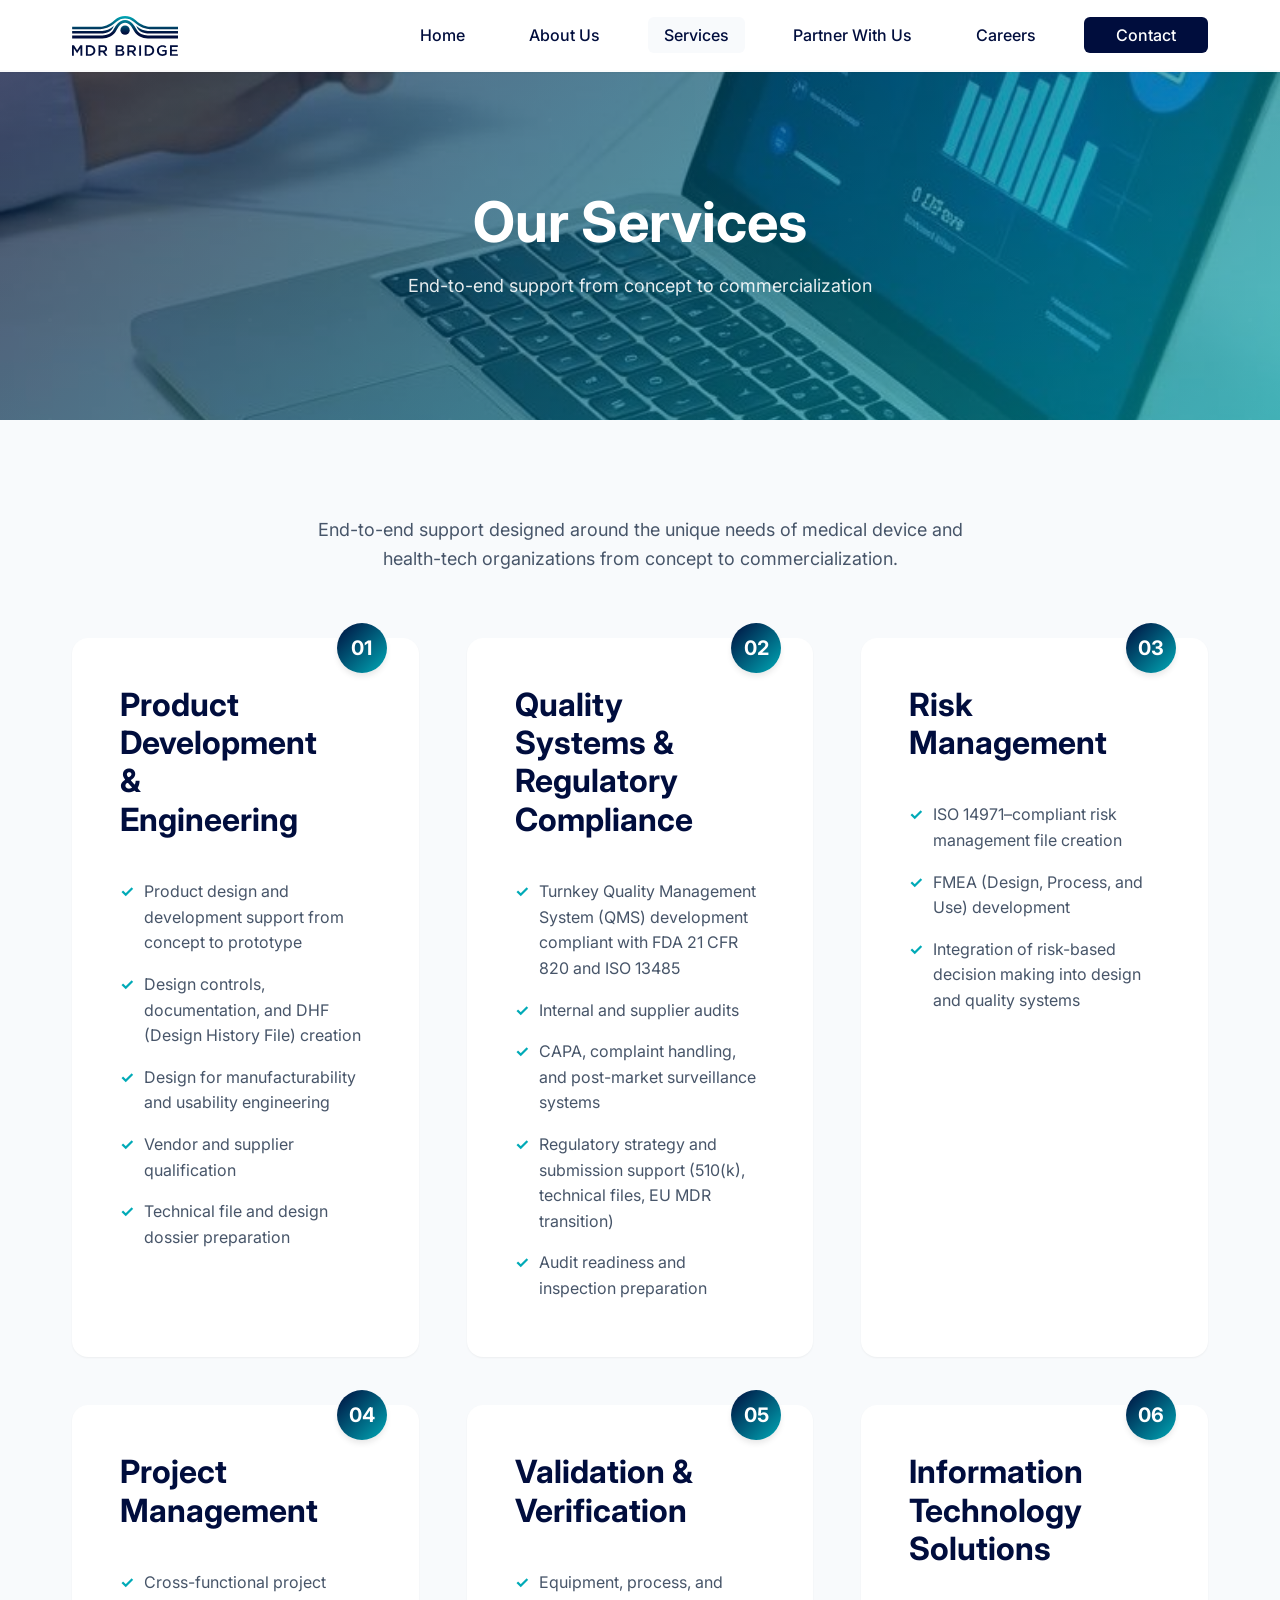
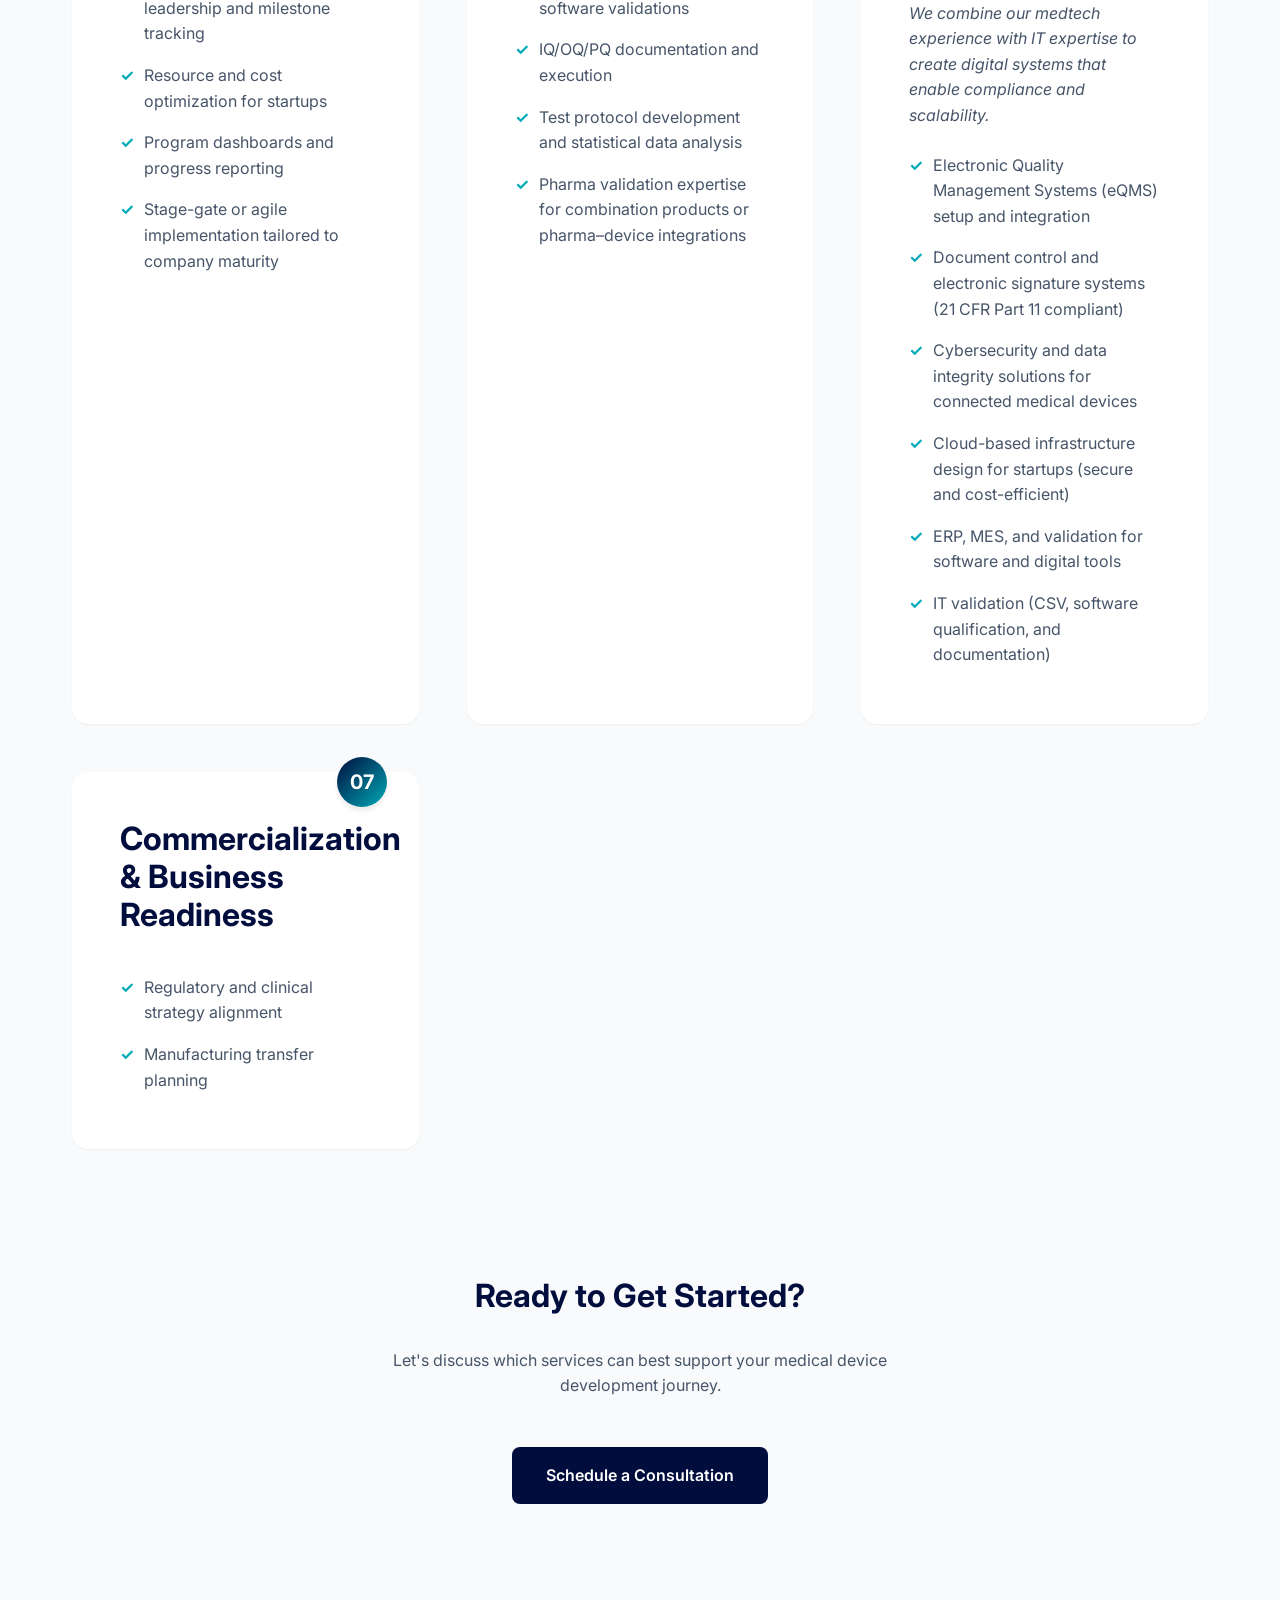
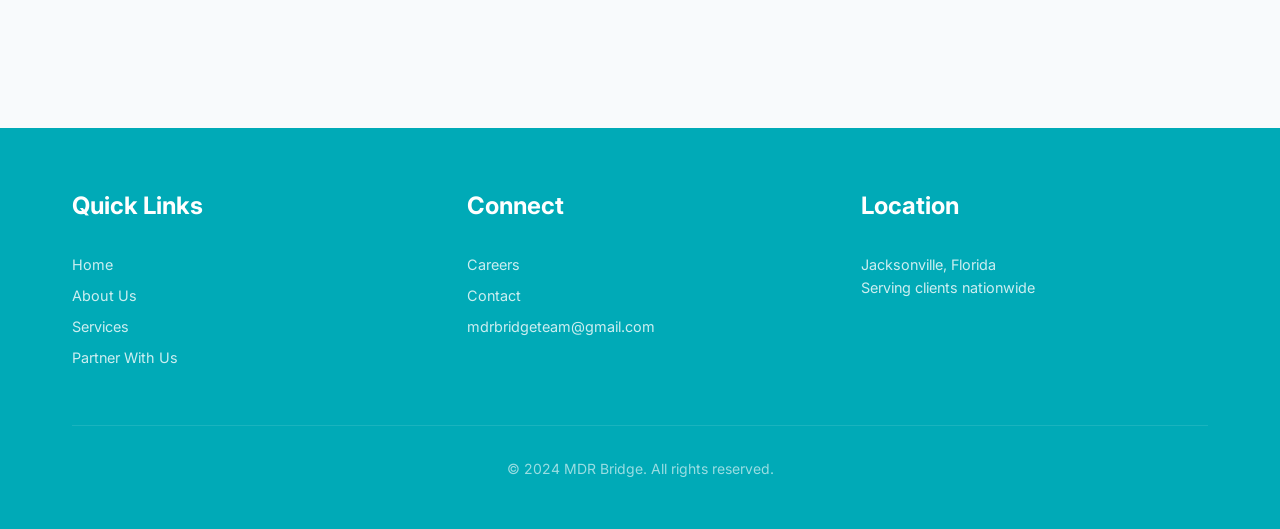
<file: services.html>
<!DOCTYPE html>
<html lang="en">
<head>
    <meta charset="UTF-8">
    <meta name="viewport" content="width=device-width, initial-scale=1.0">
    <meta name="description" content="MDR Bridge Services - Product Development, Quality Systems, Regulatory Compliance">
    <title>Services | MDR Bridge</title>
    <link rel="stylesheet" href="styles.css">
    <link rel="preconnect" href="https://fonts.googleapis.com">
    <link rel="preconnect" href="https://fonts.gstatic.com" crossorigin>
    <link href="https://fonts.googleapis.com/css2?family=Inter:wght@300;400;500;600;700&display=swap" rel="stylesheet">
    <!-- Calendly Widget -->
    <link href="https://assets.calendly.com/assets/external/widget.css" rel="stylesheet">
    <script src="https://assets.calendly.com/assets/external/widget.js" type="text/javascript" async></script>
</head>
<body>
    <!-- Navigation -->
    <nav class="navbar">
        <div class="container">
            <div class="nav-wrapper">
                <div class="logo">
                    <a href="index.html">
                        <img src="logo.svg" alt="MDR Bridge Logo">
                    </a>
                </div>
                <button class="mobile-menu-toggle" aria-label="Toggle menu">
                    <span></span>
                    <span></span>
                    <span></span>
                </button>
                <ul class="nav-menu">
                    <li><a href="index.html">Home</a></li>
                    <li><a href="about.html">About Us</a></li>
                    <li><a href="services.html" class="active">Services</a></li>
                    <li><a href="partner.html">Partner With Us</a></li>
                    <li><a href="careers.html">Careers</a></li>
                    <li><a href="contact.html" class="btn-nav">Contact</a></li>
                </ul>
            </div>
        </div>
    </nav>

    <!-- Page Header -->
    <section class="page-header page-header-services">
        <div class="page-header-overlay"></div>
        <div class="container">
            <h1>Our Services</h1>
            <p>End-to-end support from concept to commercialization</p>
        </div>
    </section>

    <!-- Services Section -->
    <section class="services">
        <div class="container">
            <p class="section-subtitle">End-to-end support designed around the unique needs of medical device and health-tech organizations from concept to commercialization.</p>

            <div class="services-grid">
                <div class="service-card">
                    <div class="service-number">01</div>
                    <h3>Product Development & Engineering</h3>
                    <ul>
                        <li>Product design and development support from concept to prototype</li>
                        <li>Design controls, documentation, and DHF (Design History File) creation</li>
                        <li>Design for manufacturability and usability engineering</li>
                        <li>Vendor and supplier qualification</li>
                        <li>Technical file and design dossier preparation</li>
                    </ul>
                </div>

                <div class="service-card">
                    <div class="service-number">02</div>
                    <h3>Quality Systems & Regulatory Compliance</h3>
                    <ul>
                        <li>Turnkey Quality Management System (QMS) development compliant with FDA 21 CFR 820 and ISO 13485</li>
                        <li>Internal and supplier audits</li>
                        <li>CAPA, complaint handling, and post-market surveillance systems</li>
                        <li>Regulatory strategy and submission support (510(k), technical files, EU MDR transition)</li>
                        <li>Audit readiness and inspection preparation</li>
                    </ul>
                </div>

                <div class="service-card">
                    <div class="service-number">03</div>
                    <h3>Risk Management</h3>
                    <ul>
                        <li>ISO 14971–compliant risk management file creation</li>
                        <li>FMEA (Design, Process, and Use) development</li>
                        <li>Integration of risk-based decision making into design and quality systems</li>
                    </ul>
                </div>

                <div class="service-card">
                    <div class="service-number">04</div>
                    <h3>Project Management</h3>
                    <ul>
                        <li>Cross-functional project leadership and milestone tracking</li>
                        <li>Resource and cost optimization for startups</li>
                        <li>Program dashboards and progress reporting</li>
                        <li>Stage-gate or agile implementation tailored to company maturity</li>
                    </ul>
                </div>

                <div class="service-card">
                    <div class="service-number">05</div>
                    <h3>Validation & Verification</h3>
                    <ul>
                        <li>Equipment, process, and software validations</li>
                        <li>IQ/OQ/PQ documentation and execution</li>
                        <li>Test protocol development and statistical data analysis</li>
                        <li>Pharma validation expertise for combination products or pharma–device integrations</li>
                    </ul>
                </div>

                <div class="service-card">
                    <div class="service-number">06</div>
                    <h3>Information Technology Solutions</h3>
                    <p class="service-intro">We combine our medtech experience with IT expertise to create digital systems that enable compliance and scalability.</p>
                    <ul>
                        <li>Electronic Quality Management Systems (eQMS) setup and integration</li>
                        <li>Document control and electronic signature systems (21 CFR Part 11 compliant)</li>
                        <li>Cybersecurity and data integrity solutions for connected medical devices</li>
                        <li>Cloud-based infrastructure design for startups (secure and cost-efficient)</li>
                        <li>ERP, MES, and validation for software and digital tools</li>
                        <li>IT validation (CSV, software qualification, and documentation)</li>
                    </ul>
                </div>

                <div class="service-card">
                    <div class="service-number">07</div>
                    <h3>Commercialization & Business Readiness</h3>
                    <ul>
                        <li>Regulatory and clinical strategy alignment</li>
                        <li>Manufacturing transfer planning</li>
                    </ul>
                </div>
            </div>

            <div class="cta-section">
                <h3>Ready to Get Started?</h3>
                <p>Let's discuss which services can best support your medical device development journey.</p>
                <a href="" class="btn btn-primary calendly-link" onclick="Calendly.initPopupWidget({url: 'https://calendly.com/mdrbridgeteam'});return false;">Schedule a Consultation</a>
            </div>
        </div>
    </section>

    <!-- Footer -->
    <footer class="footer">
        <div class="container">
            <div class="footer-content">
                <div class="footer-section">
                    <h4>Quick Links</h4>
                    <ul>
                        <li><a href="index.html">Home</a></li>
                        <li><a href="about.html">About Us</a></li>
                        <li><a href="services.html">Services</a></li>
                        <li><a href="partner.html">Partner With Us</a></li>
                    </ul>
                </div>
                <div class="footer-section">
                    <h4>Connect</h4>
                    <ul>
                        <li><a href="careers.html">Careers</a></li>
                        <li><a href="contact.html">Contact</a></li>
                        <li><a href="mailto:mdrbridgeteam@gmail.com">mdrbridgeteam@gmail.com</a></li>
                    </ul>
                </div>
                <div class="footer-section">
                    <h4>Location</h4>
                    <p>Jacksonville, Florida<br>Serving clients nationwide</p>
                </div>
            </div>
            <div class="footer-bottom">
                <p>&copy; 2024 MDR Bridge. All rights reserved.</p>
            </div>
        </div>
    </footer>

    <script src="script.js"></script>
</body>
</html>
</file>
<file: styles.css>
/* ========================================
   CSS Reset & Base Styles
   ======================================== */
* {
    margin: 0;
    padding: 0;
    box-sizing: border-box;
}

:root {
    /* Color Palette - MDR Bridge Brand Colors */
    --primary-color: #000d3d;
    --primary-dark: #000922;
    --primary-light: #001a5c;
    --secondary-color: #00aab7;
    --secondary-light: #00c4d4;
    --accent-color: #00aab7;
    --text-primary: #000d3d;
    --text-secondary: #475569;
    --text-light: #64748b;
    --bg-white: #ffffff;
    --bg-gray-light: #f8fafc;
    --bg-gray: #f1f5f9;
    --border-color: #e2e8f0;
    --success-color: #00aab7;

    /* Typography */
    --font-primary: 'Inter', -apple-system, BlinkMacSystemFont, 'Segoe UI', sans-serif;

    /* Spacing */
    --spacing-xs: 0.5rem;
    --spacing-sm: 1rem;
    --spacing-md: 2rem;
    --spacing-lg: 3rem;
    --spacing-xl: 4rem;
    --spacing-xxl: 6rem;

    /* Border Radius */
    --radius-sm: 0.375rem;
    --radius-md: 0.5rem;
    --radius-lg: 1rem;

    /* Shadows */
    --shadow-sm: 0 1px 2px 0 rgba(0, 0, 0, 0.05);
    --shadow-md: 0 4px 6px -1px rgba(0, 0, 0, 0.1);
    --shadow-lg: 0 10px 15px -3px rgba(0, 0, 0, 0.1);
    --shadow-xl: 0 20px 25px -5px rgba(0, 0, 0, 0.1);

    /* Transitions */
    --transition: all 0.3s ease;
}

html {
    scroll-behavior: smooth;
}

body {
    font-family: var(--font-primary);
    color: var(--text-primary);
    line-height: 1.6;
    font-size: 16px;
    background-color: var(--bg-white);
    overflow-x: hidden;
}

.container {
    max-width: 1200px;
    margin: 0 auto;
    padding: 0 var(--spacing-md);
}

/* ========================================
   Typography
   ======================================== */
h1, h2, h3, h4, h5, h6 {
    font-weight: 700;
    line-height: 1.2;
    color: var(--text-primary);
    margin-bottom: var(--spacing-sm);
}

h1 {
    font-size: clamp(2.5rem, 5vw, 3.5rem);
}

h2 {
    font-size: clamp(2rem, 4vw, 2.75rem);
}

h3 {
    font-size: clamp(1.5rem, 3vw, 2rem);
}

h4 {
    font-size: clamp(1.25rem, 2.5vw, 1.5rem);
}

p {
    margin-bottom: var(--spacing-sm);
    color: var(--text-secondary);
}

a {
    color: var(--primary-color);
    text-decoration: none;
    transition: var(--transition);
}

a:hover {
    color: var(--primary-dark);
}

/* ========================================
   Navigation
   ======================================== */
.navbar {
    position: fixed;
    top: 0;
    left: 0;
    right: 0;
    background-color: rgba(255, 255, 255, 0.95);
    backdrop-filter: blur(10px);
    box-shadow: var(--shadow-sm);
    z-index: 1000;
    transition: var(--transition);
}

.navbar.scrolled {
    box-shadow: var(--shadow-md);
}

.nav-wrapper {
    display: flex;
    justify-content: space-between;
    align-items: center;
    padding: var(--spacing-sm) 0;
}

.logo a {
    font-size: 1.5rem;
    font-weight: 700;
    color: var(--primary-color);
    text-decoration: none;
    display: flex;
    flex-direction: column;
    align-items: flex-start;
    gap: 0.1rem;
}

.logo img {
    height: 40px;
    width: auto;
    display: block;
}

.logo-tagline {
    font-size: 0.5rem;
    font-weight: 600;
    color: var(--secondary-color);
    text-transform: uppercase;
    letter-spacing: 0.8px;
    line-height: 1.3;
}

.nav-menu {
    display: flex;
    list-style: none;
    gap: var(--spacing-md);
    align-items: center;
}

.nav-menu a {
    color: var(--text-primary);
    font-weight: 500;
    padding: var(--spacing-xs) var(--spacing-sm);
    border-radius: var(--radius-sm);
    transition: var(--transition);
}

.nav-menu a:hover {
    color: var(--primary-color);
    background-color: var(--bg-gray-light);
}

.nav-menu a.active {
    color: var(--primary-color);
    background-color: var(--bg-gray-light);
}

.nav-menu .btn-nav {
    background-color: var(--primary-color);
    color: white;
    padding: var(--spacing-xs) var(--spacing-md);
}

.nav-menu .btn-nav:hover {
    background-color: var(--primary-dark);
    color: white;
}

.mobile-menu-toggle {
    display: none;
    flex-direction: column;
    gap: 0.25rem;
    background: none;
    border: none;
    cursor: pointer;
    padding: var(--spacing-xs);
}

.mobile-menu-toggle span {
    width: 25px;
    height: 3px;
    background-color: var(--text-primary);
    border-radius: 2px;
    transition: var(--transition);
}

/* ========================================
   Buttons
   ======================================== */
.btn {
    display: inline-block;
    padding: 0.875rem 2rem;
    border-radius: var(--radius-md);
    font-weight: 600;
    text-align: center;
    cursor: pointer;
    border: 2px solid transparent;
    transition: var(--transition);
    font-size: 1rem;
}

.btn-primary {
    background-color: var(--primary-color);
    color: white;
}

.btn-primary:hover {
    background-color: var(--primary-dark);
    transform: translateY(-2px);
    box-shadow: var(--shadow-md);
    color: white;
}

.btn-secondary {
    background-color: transparent;
    color: var(--primary-color);
    border: 2px solid var(--primary-color);
}

.btn-secondary:hover {
    background-color: var(--primary-color);
    color: white;
}

/* ========================================
   Page Header (for separate pages)
   ======================================== */
.page-header {
    margin-top: 70px;
    background: linear-gradient(135deg, #000d3d 0%, #00aab7 100%);
    color: white;
    padding: var(--spacing-xl) 0;
    text-align: center;
    position: relative;
    overflow: hidden;
}

.page-header::before {
    content: '';
    position: absolute;
    top: 0;
    left: 0;
    right: 0;
    bottom: 0;
    background: url('data:image/svg+xml,<svg width="100" height="100" xmlns="http://www.w3.org/2000/svg"><circle cx="50" cy="50" r="2" fill="rgba(255,255,255,0.1)"/></svg>');
    opacity: 0.3;
}

.page-header .container {
    position: relative;
    z-index: 1;
}

.page-header h1 {
    color: white;
    margin-bottom: var(--spacing-sm);
}

.page-header p {
    font-size: 1.125rem;
    color: rgba(255, 255, 255, 0.9);
    margin-bottom: 0;
}

/* Page header with background images */
.page-header-about {
    background: linear-gradient(135deg, rgba(0, 13, 61, 0.5) 0%, rgba(0, 170, 183, 0.5) 100%),
                url('medical-device-component.jpg') center center / cover no-repeat;
    min-height: 350px;
    display: flex;
    align-items: center;
}

.page-header-services {
    background: linear-gradient(135deg, rgba(0, 13, 61, 0.5) 0%, rgba(0, 170, 183, 0.5) 100%),
                url('medical-dashboard.jpg') center center / cover no-repeat;
    min-height: 350px;
    display: flex;
    align-items: center;
}

.page-header-partner {
    background: linear-gradient(135deg, rgba(0, 13, 61, 0.5) 0%, rgba(0, 170, 183, 0.5) 100%),
                url('partnership-handshake.jpg') center center / cover no-repeat;
    min-height: 350px;
    display: flex;
    align-items: center;
}

.page-header-careers {
    background: linear-gradient(135deg, rgba(0, 13, 61, 0.5) 0%, rgba(0, 170, 183, 0.5) 100%),
                url('careers-team.jpg') center center / cover no-repeat;
    min-height: 350px;
    display: flex;
    align-items: center;
}

.page-header-overlay {
    position: absolute;
    top: 0;
    left: 0;
    right: 0;
    bottom: 0;
    background: linear-gradient(135deg, rgba(0, 13, 61, 0.3) 0%, rgba(0, 170, 183, 0.3) 100%);
    z-index: 0;
}

/* ========================================
   Hero Section - Home Page
   ======================================== */
.hero-home {
    margin-top: 70px;
    min-height: calc(100vh - 70px);
    display: flex;
    align-items: center;
    position: relative;
    overflow: hidden;
}

.hero-background {
    position: absolute;
    top: 0;
    left: 0;
    right: 0;
    bottom: 0;
    background: linear-gradient(135deg, #000d3d 0%, #00aab7 100%);
    background-image: url('hero-bg.svg');
    background-size: cover;
    background-position: center;
}

.hero-overlay {
    position: absolute;
    top: 0;
    left: 0;
    right: 0;
    bottom: 0;
    background: rgba(0, 0, 0, 0.3);
}

.hero-home .container {
    position: relative;
    z-index: 1;
}

.hero-content-home {
    max-width: 800px;
    margin: 0 auto;
    text-align: center;
    color: white;
}

.hero-content-home h1 {
    color: white;
    margin-bottom: var(--spacing-sm);
    font-size: clamp(2.5rem, 6vw, 4rem);
}

.hero-content-home .tagline {
    font-size: clamp(1.25rem, 2.5vw, 1.75rem);
    color: rgba(255, 255, 255, 1);
    font-weight: 600;
    letter-spacing: 0.5px;
    margin-bottom: var(--spacing-md);
    text-transform: uppercase;
    background: linear-gradient(90deg, rgba(255,255,255,0.9), rgba(0,170,183,0.9));
    -webkit-background-clip: text;
    -webkit-text-fill-color: transparent;
    background-clip: text;
}

.hero-content-home .hero-subtitle {
    font-size: clamp(1.125rem, 2vw, 1.5rem);
    color: rgba(255, 255, 255, 0.95);
    margin-bottom: var(--spacing-xl);
    line-height: 1.8;
}

.hero-cta {
    display: flex;
    gap: var(--spacing-md);
    justify-content: center;
    flex-wrap: wrap;
}

.hero-cta .btn-secondary {
    background-color: rgba(255, 255, 255, 0.1);
    color: white;
    border-color: white;
    backdrop-filter: blur(10px);
}

.hero-cta .btn-secondary:hover {
    background-color: white;
    color: var(--primary-color);
}

/* ========================================
   Hero Section - Other Pages
   ======================================== */
.hero {
    margin-top: 70px;
    background: linear-gradient(135deg, #000d3d 0%, #00aab7 100%);
    color: white;
    padding: var(--spacing-xxl) 0;
    text-align: center;
    position: relative;
    overflow: hidden;
}

.hero::before {
    content: '';
    position: absolute;
    top: 0;
    left: 0;
    right: 0;
    bottom: 0;
    background: url('data:image/svg+xml,<svg width="100" height="100" xmlns="http://www.w3.org/2000/svg"><circle cx="50" cy="50" r="2" fill="rgba(255,255,255,0.1)"/></svg>');
    opacity: 0.3;
}

.hero-content {
    position: relative;
    z-index: 1;
    max-width: 800px;
    margin: 0 auto;
}

.hero h1 {
    color: white;
    margin-bottom: var(--spacing-md);
}

.hero-subtitle {
    font-size: 1.25rem;
    color: rgba(255, 255, 255, 0.9);
    margin-bottom: var(--spacing-lg);
    line-height: 1.8;
}

.hero-cta {
    display: flex;
    gap: var(--spacing-md);
    justify-content: center;
    flex-wrap: wrap;
}

.hero-cta .btn-secondary {
    background-color: rgba(255, 255, 255, 0.1);
    color: white;
    border-color: white;
    backdrop-filter: blur(10px);
}

.hero-cta .btn-secondary:hover {
    background-color: white;
    color: var(--primary-color);
}

/* ========================================
   Section Titles
   ======================================== */
.section-title {
    text-align: center;
    margin-bottom: var(--spacing-md);
    position: relative;
    padding-bottom: var(--spacing-sm);
}

.section-title::after {
    content: '';
    position: absolute;
    bottom: 0;
    left: 50%;
    transform: translateX(-50%);
    width: 80px;
    height: 4px;
    background: linear-gradient(90deg, #000d3d, #00aab7);
    border-radius: 2px;
}

.section-subtitle {
    text-align: center;
    font-size: 1.125rem;
    color: var(--text-secondary);
    max-width: 700px;
    margin: 0 auto var(--spacing-lg);
}

/* ========================================
   About Section
   ======================================== */
.about {
    padding: var(--spacing-xxl) 0;
    background-color: var(--bg-white);
}

.about-grid {
    display: grid;
    grid-template-columns: repeat(auto-fit, minmax(300px, 1fr));
    gap: var(--spacing-lg);
    margin-bottom: var(--spacing-xl);
}

.about-card {
    background-color: var(--bg-gray-light);
    padding: var(--spacing-lg);
    border-radius: var(--radius-lg);
    box-shadow: var(--shadow-sm);
    transition: var(--transition);
}

.about-card:hover {
    transform: translateY(-5px);
    box-shadow: var(--shadow-lg);
}

.about-card h3 {
    color: var(--primary-color);
    margin-bottom: var(--spacing-md);
}

.about-offerings {
    margin-bottom: var(--spacing-xl);
}

.about-offerings h3 {
    text-align: center;
    margin-bottom: var(--spacing-lg);
    font-size: 2rem;
}

.offerings-grid {
    display: grid;
    grid-template-columns: repeat(2, 1fr);
    gap: var(--spacing-md);
    margin-bottom: var(--spacing-xl);
}

.offering-item {
    background-color: var(--bg-gray-light);
    padding: var(--spacing-lg);
    border-radius: var(--radius-lg);
    border: 2px solid var(--border-color);
    border-left: 4px solid var(--primary-color);
    text-align: left;
    transition: var(--transition);
}

.offering-item:hover {
    border-left-color: var(--accent-color);
    box-shadow: var(--shadow-md);
    transform: translateY(-2px);
}

.offering-item h4 {
    color: var(--primary-color);
    margin-bottom: var(--spacing-sm);
}

.about-philosophy, .about-location {
    max-width: 800px;
    margin: var(--spacing-xl) auto;
    text-align: center;
}

.about-philosophy h3, .about-location h3 {
    margin-bottom: var(--spacing-md);
}

/* CTA Section */
.cta-section {
    text-align: center;
    max-width: 700px;
    margin: var(--spacing-xl) auto;
    padding: var(--spacing-xl);
    background-color: var(--bg-gray-light);
    border-radius: var(--radius-lg);
}

.cta-section h3 {
    margin-bottom: var(--spacing-md);
}

.cta-section p {
    margin-bottom: var(--spacing-lg);
}

/* ========================================
   Services Section
   ======================================== */
.services {
    padding: var(--spacing-xxl) 0;
    background-color: var(--bg-gray-light);
}

.services-grid {
    display: grid;
    grid-template-columns: repeat(auto-fit, minmax(280px, 1fr));
    gap: var(--spacing-lg);
    margin-top: var(--spacing-xl);
}

.service-card {
    background-color: white;
    padding: var(--spacing-lg);
    border-radius: var(--radius-lg);
    box-shadow: var(--shadow-sm);
    transition: var(--transition);
    position: relative;
}

.service-card:hover {
    transform: translateY(-5px);
    box-shadow: var(--shadow-xl);
}

.service-number {
    position: absolute;
    top: -15px;
    right: var(--spacing-md);
    background: linear-gradient(135deg, #000d3d, #00aab7);
    color: white;
    width: 50px;
    height: 50px;
    border-radius: 50%;
    display: flex;
    align-items: center;
    justify-content: center;
    font-weight: 700;
    font-size: 1.25rem;
    box-shadow: var(--shadow-md);
}

.service-card h3 {
    color: var(--primary-color);
    margin-bottom: var(--spacing-md);
    padding-right: 60px;
}

.service-intro {
    font-style: italic;
    color: var(--text-secondary);
    margin-bottom: var(--spacing-sm);
}

.service-card ul {
    list-style: none;
    padding-left: 0;
}

.service-card li {
    padding: var(--spacing-xs) 0;
    padding-left: 1.5rem;
    position: relative;
    color: var(--text-secondary);
}

.service-card li::before {
    content: '✓';
    position: absolute;
    left: 0;
    color: var(--success-color);
    font-weight: 700;
}

/* ========================================
   Partner Section
   ======================================== */
.partner {
    padding: var(--spacing-xxl) 0;
    background-color: var(--bg-white);
}

.partner-intro-section {
    max-width: 900px;
    margin: 0 auto var(--spacing-xxl);
    text-align: center;
    padding: var(--spacing-xl);
    background: linear-gradient(135deg, rgba(0, 13, 61, 0.03), rgba(0, 170, 183, 0.03));
    border-radius: var(--radius-lg);
}

.partner-intro-text {
    font-size: 1.2rem;
    line-height: 1.8;
    color: var(--text-primary);
    margin-bottom: var(--spacing-md);
}

.partner-intro-text:last-child {
    margin-bottom: 0;
}

.why-mdr-bridge {
    margin-bottom: var(--spacing-xxl);
}

.why-mdr-bridge h2 {
    color: var(--primary-color);
    text-align: center;
    margin-bottom: var(--spacing-md);
}

.intro-text {
    text-align: center;
    max-width: 900px;
    margin: 0 auto var(--spacing-md);
    font-size: 1.1rem;
    line-height: 1.8;
}

.why-mdr-bridge h3 {
    color: var(--primary-color);
    text-align: center;
    margin-top: var(--spacing-xl);
    margin-bottom: var(--spacing-lg);
    font-size: 1.75rem;
}

.value-cards {
    display: grid;
    grid-template-columns: repeat(auto-fit, minmax(280px, 1fr));
    gap: var(--spacing-lg);
    margin-top: var(--spacing-xl);
}

.value-card {
    background: white;
    padding: var(--spacing-lg);
    border-radius: var(--radius-lg);
    box-shadow: var(--shadow-md);
    transition: var(--transition);
    border-left: 4px solid var(--secondary-color);
}

.value-card:hover {
    transform: translateY(-5px);
    box-shadow: var(--shadow-xl);
}

.value-card h4 {
    color: var(--primary-color);
    margin-bottom: var(--spacing-sm);
    font-size: 1.25rem;
}

.value-card p {
    color: var(--text-secondary);
    line-height: 1.7;
    margin-bottom: 0;
}

.partnership-model {
    margin-bottom: var(--spacing-xxl);
    padding: var(--spacing-xl) 0;
    background-color: var(--bg-gray-light);
}

.partnership-model h2 {
    color: var(--primary-color);
    text-align: center;
    margin-bottom: var(--spacing-sm);
}

.model-intro {
    text-align: center;
    color: var(--text-secondary);
    margin-bottom: var(--spacing-xl);
    font-size: 1.1rem;
}

.model-cards {
    display: grid;
    grid-template-columns: repeat(auto-fit, minmax(260px, 1fr));
    gap: var(--spacing-lg);
    max-width: 1200px;
    margin: 0 auto;
    padding: 0 var(--spacing-md);
}

.model-card {
    background: white;
    padding: var(--spacing-xl);
    border-radius: var(--radius-lg);
    box-shadow: var(--shadow-md);
    transition: var(--transition);
    display: flex;
    flex-direction: column;
    gap: var(--spacing-md);
    border-top: 5px solid var(--primary-color);
}

.model-card:hover {
    transform: translateY(-8px);
    box-shadow: var(--shadow-xl);
}

.model-badge {
    font-size: 1.25rem;
    font-weight: 700;
    color: var(--primary-color);
    margin-bottom: var(--spacing-xs);
}

.model-best-for {
    color: var(--text-secondary);
    line-height: 1.6;
    flex-grow: 1;
    margin-bottom: var(--spacing-sm);
}

.model-engagement {
    padding: var(--spacing-sm) var(--spacing-md);
    background: linear-gradient(135deg, var(--primary-color), var(--secondary-color));
    color: white;
    border-radius: var(--radius-md);
    font-weight: 600;
    text-align: center;
    font-size: 0.9rem;
}

.collaboration-process {
    background-color: var(--bg-gray-light);
    padding: var(--spacing-xl);
    border-radius: var(--radius-lg);
    margin-bottom: var(--spacing-xl);
}

.collaboration-process h2 {
    color: var(--primary-color);
    text-align: center;
    margin-bottom: var(--spacing-xl);
}

.process-steps {
    display: grid;
    grid-template-columns: repeat(auto-fit, minmax(250px, 1fr));
    gap: var(--spacing-lg);
}

.process-step {
    background-color: white;
    padding: var(--spacing-lg);
    border-radius: var(--radius-lg);
    text-align: center;
    position: relative;
    transition: var(--transition);
}

.process-step:hover {
    transform: translateY(-5px);
    box-shadow: var(--shadow-lg);
}

.step-number {
    width: 50px;
    height: 50px;
    border-radius: 50%;
    background: linear-gradient(135deg, var(--primary-color), var(--secondary-color));
    color: white;
    display: flex;
    align-items: center;
    justify-content: center;
    font-size: 1.5rem;
    font-weight: 700;
    margin: 0 auto var(--spacing-md);
}

.process-step h4 {
    color: var(--primary-color);
    margin-bottom: var(--spacing-sm);
}

.process-step p {
    color: var(--text-secondary);
    font-size: 0.95rem;
}

.partner-services h2 {
    color: var(--primary-color);
    text-align: center;
    margin-bottom: var(--spacing-xl);
}

.partner-intro {
    max-width: 800px;
    margin: 0 auto var(--spacing-xl);
    text-align: center;
}

.partner-services {
    display: grid;
    grid-template-columns: repeat(auto-fit, minmax(280px, 1fr));
    gap: var(--spacing-lg);
    margin-bottom: var(--spacing-xl);
}

.partner-service {
    background-color: var(--bg-gray-light);
    padding: var(--spacing-lg);
    border-radius: var(--radius-lg);
    transition: var(--transition);
}

.partner-service:hover {
    box-shadow: var(--shadow-lg);
}

.partner-icon {
    font-size: 3rem;
    margin-bottom: var(--spacing-sm);
}

.partner-service h3 {
    color: var(--primary-color);
    margin-bottom: var(--spacing-md);
}

.partner-service ul {
    list-style: none;
    padding-left: 0;
}

.partner-service li {
    padding: var(--spacing-xs) 0;
    padding-left: 1.5rem;
    position: relative;
    color: var(--text-secondary);
}

.partner-service li::before {
    content: '→';
    position: absolute;
    left: 0;
    color: var(--primary-color);
    font-weight: 700;
}

.partner-experience {
    background-color: white;
    padding: var(--spacing-xl);
    border-radius: var(--radius-lg);
    margin-bottom: var(--spacing-xl);
    border: 2px solid var(--border-color);
}

.partner-experience h3 {
    text-align: center;
    margin-bottom: var(--spacing-sm);
    font-size: 2rem;
    color: var(--primary-color);
}

.experience-intro {
    text-align: center;
    margin-bottom: var(--spacing-lg);
    color: var(--text-secondary);
    font-size: 1.1rem;
}

.companies-grid {
    display: grid;
    grid-template-columns: repeat(auto-fit, minmax(180px, 1fr));
    gap: var(--spacing-lg);
    align-items: center;
}

.company-logo {
    display: flex;
    flex-direction: column;
    align-items: center;
    justify-content: center;
    padding: var(--spacing-md);
    background-color: var(--bg-gray-light);
    border-radius: var(--radius-md);
    transition: var(--transition);
    min-height: 120px;
}

.company-logo:hover {
    transform: translateY(-5px);
    box-shadow: var(--shadow-md);
}

.company-logo img {
    max-width: 120px;
    max-height: 60px;
    width: auto;
    height: auto;
    object-fit: contain;
    margin-bottom: var(--spacing-sm);
}

.company-name {
    font-size: 0.9rem;
    font-weight: 600;
    color: var(--text-primary);
    text-align: center;
}

.abbott-logo img {
    filter: brightness(0.3) sepia(1) hue-rotate(180deg) saturate(5);
}

.partner-benefits {
    background-color: var(--bg-gray-light);
    padding: var(--spacing-xl);
    border-radius: var(--radius-lg);
    margin-bottom: var(--spacing-xl);
}

.partner-benefits h3 {
    text-align: center;
    margin-bottom: var(--spacing-lg);
    font-size: 2rem;
}

.benefits-grid {
    display: grid;
    grid-template-columns: repeat(auto-fit, minmax(300px, 1fr));
    gap: var(--spacing-md);
}

.benefit-item {
    display: flex;
    gap: var(--spacing-sm);
    align-items: flex-start;
    background-color: white;
    padding: var(--spacing-md);
    border-radius: var(--radius-md);
}

.benefit-item .check {
    color: var(--success-color);
    font-size: 1.5rem;
    font-weight: 700;
    flex-shrink: 0;
}

.benefit-item strong {
    color: var(--primary-color);
}

.partner-cta {
    text-align: center;
    max-width: 700px;
    margin: 0 auto;
}

.partner-cta h3 {
    margin-bottom: var(--spacing-md);
}

.partner-cta p {
    margin-bottom: var(--spacing-lg);
}

/* ========================================
   Careers Section
   ======================================== */
.careers {
    padding: var(--spacing-xxl) 0;
    background-color: var(--bg-gray-light);
}

.careers-intro {
    max-width: 800px;
    margin: 0 auto var(--spacing-xl);
    text-align: center;
}

.careers-content {
    display: grid;
    grid-template-columns: repeat(auto-fit, minmax(280px, 1fr));
    gap: var(--spacing-lg);
    margin-bottom: var(--spacing-xl);
}

.careers-roles, .careers-benefits {
    background-color: white;
    padding: var(--spacing-lg);
    border-radius: var(--radius-lg);
    box-shadow: var(--shadow-sm);
}

.careers-roles h3, .careers-benefits h3 {
    color: var(--primary-color);
    margin-bottom: var(--spacing-md);
}

.roles-list {
    list-style: none;
    padding-left: 0;
}

.roles-list li {
    padding: var(--spacing-xs) 0;
    padding-left: 1.5rem;
    position: relative;
    color: var(--text-secondary);
}

.roles-list li::before {
    content: '•';
    position: absolute;
    left: 0;
    color: var(--primary-color);
    font-weight: 700;
    font-size: 1.5rem;
}

.benefits-list {
    display: flex;
    flex-direction: column;
    gap: var(--spacing-md);
}

.benefit {
    padding: var(--spacing-md);
    background-color: var(--bg-gray-light);
    border-radius: var(--radius-md);
    border-left: 4px solid var(--primary-color);
}

.benefit strong {
    color: var(--primary-color);
    display: block;
    margin-bottom: var(--spacing-xs);
}

.careers-form-section {
    background-color: white;
    padding: var(--spacing-xl);
    border-radius: var(--radius-lg);
    box-shadow: var(--shadow-md);
    margin-bottom: var(--spacing-xl);
}

.careers-form-section h3 {
    text-align: center;
    margin-bottom: var(--spacing-sm);
}

.careers-form-section > p {
    text-align: center;
    margin-bottom: var(--spacing-lg);
}

.careers-contact {
    text-align: center;
    max-width: 700px;
    margin: 0 auto;
}

.careers-contact h3 {
    margin-bottom: var(--spacing-md);
}

.careers-contact p {
    margin-bottom: var(--spacing-sm);
}

.careers-contact a {
    font-weight: 600;
}

/* ========================================
   Contact Section
   ======================================== */
.contact {
    padding: var(--spacing-xxl) 0;
    background-color: var(--bg-white);
}

.contact-intro {
    max-width: 800px;
    margin: 0 auto var(--spacing-xl);
    text-align: center;
}

.contact-grid {
    display: grid;
    grid-template-columns: repeat(auto-fit, minmax(280px, 1fr));
    gap: var(--spacing-xl);
}

.contact-info h3 {
    margin-bottom: var(--spacing-lg);
    color: var(--primary-color);
}

.contact-item {
    display: flex;
    gap: var(--spacing-md);
    margin-bottom: var(--spacing-lg);
    align-items: flex-start;
}

.contact-icon {
    font-size: 2rem;
    flex-shrink: 0;
}

.contact-item strong {
    display: block;
    color: var(--text-primary);
    margin-bottom: var(--spacing-xs);
}

.contact-item p {
    margin-bottom: var(--spacing-xs);
}

.contact-note {
    font-size: 0.9rem;
    color: var(--text-light);
}

.consultation-cta {
    background-color: var(--bg-gray-light);
    padding: var(--spacing-lg);
    border-radius: var(--radius-lg);
    margin-top: var(--spacing-lg);
}

.consultation-cta h4 {
    color: var(--primary-color);
    margin-bottom: var(--spacing-sm);
}

.consultation-cta p {
    margin-bottom: var(--spacing-md);
}

.contact-form-wrapper {
    background-color: var(--bg-gray-light);
    padding: var(--spacing-xl);
    border-radius: var(--radius-lg);
}

.contact-form-wrapper h3 {
    color: var(--primary-color);
    margin-bottom: var(--spacing-sm);
}

.contact-form-wrapper > p {
    margin-bottom: var(--spacing-lg);
}

/* ========================================
   Forms
   ======================================== */
.form {
    display: flex;
    flex-direction: column;
    gap: var(--spacing-md);
}

.form-row {
    display: grid;
    grid-template-columns: repeat(auto-fit, minmax(200px, 1fr));
    gap: var(--spacing-md);
}

.form-group {
    display: flex;
    flex-direction: column;
    gap: var(--spacing-xs);
}

.form-group label {
    font-weight: 600;
    color: var(--text-primary);
    font-size: 0.9rem;
}

.form-group input,
.form-group select,
.form-group textarea {
    padding: 0.75rem;
    border: 2px solid var(--border-color);
    border-radius: var(--radius-sm);
    font-family: var(--font-primary);
    font-size: 1rem;
    transition: var(--transition);
}

.form-group input:focus,
.form-group select:focus,
.form-group textarea:focus {
    outline: none;
    border-color: var(--primary-color);
    box-shadow: 0 0 0 3px rgba(37, 99, 235, 0.1);
}

.checkbox-group,
.radio-group {
    display: flex;
    flex-wrap: wrap;
    gap: var(--spacing-md);
    padding-top: var(--spacing-xs);
}

.checkbox-group label,
.radio-group label {
    display: flex;
    align-items: center;
    gap: var(--spacing-xs);
    font-weight: 400;
    cursor: pointer;
}

.checkbox-group input[type="checkbox"],
.radio-group input[type="radio"] {
    width: 18px;
    height: 18px;
    cursor: pointer;
}

.form-note {
    font-size: 0.875rem;
    color: var(--text-light);
    font-style: italic;
}

.form button[type="submit"] {
    margin-top: var(--spacing-sm);
    border: none;
}

/* ========================================
   Footer
   ======================================== */
.footer {
    background-color: var(--secondary-color);
    color: white;
    padding: var(--spacing-xl) 0 var(--spacing-md);
}

.footer-content {
    display: grid;
    grid-template-columns: repeat(auto-fit, minmax(200px, 1fr));
    gap: var(--spacing-lg);
    margin-bottom: var(--spacing-lg);
}

.footer-section h4 {
    color: white;
    margin-bottom: var(--spacing-md);
}

.footer-section p,
.footer-section li {
    color: rgba(255, 255, 255, 0.8);
    font-size: 0.9rem;
}

.footer-section ul {
    list-style: none;
}

.footer-section li {
    margin-bottom: var(--spacing-xs);
}

.footer-section a {
    color: rgba(255, 255, 255, 0.8);
}

.footer-section a:hover {
    color: white;
}

.footer-bottom {
    border-top: 1px solid rgba(255, 255, 255, 0.1);
    padding-top: var(--spacing-md);
    text-align: center;
}

.footer-bottom p {
    color: rgba(255, 255, 255, 0.6);
    font-size: 0.875rem;
}

/* ========================================
   Responsive Design
   ======================================== */
@media (max-width: 768px) {
    .nav-menu {
        position: fixed;
        top: 70px;
        left: -100%;
        flex-direction: column;
        background-color: white;
        width: 100%;
        padding: var(--spacing-md);
        box-shadow: var(--shadow-lg);
        transition: var(--transition);
        align-items: flex-start;
        max-height: calc(100vh - 70px);
        overflow-y: auto;
    }

    .nav-menu.active {
        left: 0;
    }

    .mobile-menu-toggle {
        display: flex;
    }

    .mobile-menu-toggle.active span:nth-child(1) {
        transform: rotate(45deg) translate(6px, 6px);
    }

    .mobile-menu-toggle.active span:nth-child(2) {
        opacity: 0;
    }

    .mobile-menu-toggle.active span:nth-child(3) {
        transform: rotate(-45deg) translate(6px, -6px);
    }

    /* Page headers - reduce height on mobile */
    .page-header,
    .page-header-about,
    .page-header-services,
    .page-header-partner,
    .page-header-careers {
        min-height: 250px;
        padding: var(--spacing-lg) 0;
    }

    .mission-section {
        min-height: 300px;
        padding: var(--spacing-lg) 0;
    }

    /* Hero sections */
    .hero-cta {
        flex-direction: column;
    }

    .hero-cta .btn {
        width: 100%;
    }

    /* Grid layouts */
    .services-grid,
    .partner-services,
    .contact-grid {
        grid-template-columns: 1fr;
        gap: var(--spacing-md);
    }

    .about-grid,
    .offerings-grid {
        grid-template-columns: 1fr;
    }

    .careers-content {
        grid-template-columns: 1fr;
    }

    .form-row {
        grid-template-columns: 1fr;
    }

    .value-cards {
        grid-template-columns: 1fr;
    }

    .value-grid {
        grid-template-columns: 1fr;
    }

    .model-cards {
        grid-template-columns: 1fr;
    }

    .process-steps {
        grid-template-columns: 1fr;
    }

    .companies-grid {
        grid-template-columns: repeat(auto-fit, minmax(150px, 1fr));
    }

    .benefits-grid {
        grid-template-columns: 1fr;
    }

    .links-grid {
        grid-template-columns: 1fr;
    }

    /* Service cards */
    .service-card {
        padding: var(--spacing-md);
    }

    .service-card h3 {
        padding-right: 50px;
    }

    /* Contact info */
    .contact-item {
        flex-direction: column;
        gap: var(--spacing-sm);
    }
}

@media (max-width: 480px) {
    :root {
        --spacing-xxl: 3rem;
        --spacing-xl: 2rem;
    }

    .container {
        padding: 0 var(--spacing-sm);
    }

    /* Further reduce page header heights */
    .page-header,
    .page-header-about,
    .page-header-services,
    .page-header-partner,
    .page-header-careers {
        min-height: 200px;
        padding: var(--spacing-md) 0;
    }

    .mission-section {
        min-height: 250px;
    }

    /* Form improvements */
    .checkbox-group,
    .radio-group {
        flex-direction: column;
        gap: var(--spacing-sm);
    }

    .form-group input,
    .form-group select,
    .form-group textarea {
        font-size: 16px; /* Prevent zoom on iOS */
    }

    /* Card adjustments */
    .service-card,
    .value-card,
    .model-card,
    .partner-service {
        padding: var(--spacing-md);
    }

    .careers-form-section,
    .contact-form-wrapper {
        padding: var(--spacing-md);
    }

    /* Logo sizing */
    .logo img {
        height: 35px;
    }

    /* Smaller service numbers */
    .service-number {
        width: 40px;
        height: 40px;
        font-size: 1rem;
    }

    .service-card h3 {
        padding-right: 45px;
    }

    /* Step numbers */
    .step-number {
        width: 45px;
        height: 45px;
        font-size: 1.25rem;
    }

    .benefits-grid {
        grid-template-columns: 1fr;
    }
}

/* ========================================
   Accessibility
   ======================================== */
@media (prefers-reduced-motion: reduce) {
    *,
    *::before,
    *::after {
        animation-duration: 0.01ms !important;
        animation-iteration-count: 1 !important;
        transition-duration: 0.01ms !important;
    }

    html {
        scroll-behavior: auto;
    }
}

/* Focus styles for keyboard navigation */
a:focus,
button:focus,
input:focus,
select:focus,
textarea:focus {
    outline: 2px solid var(--primary-color);
    outline-offset: 2px;
}

/* ========================================
   Utility Classes
   ======================================== */
.text-center {
    text-align: center;
}

.mt-1 { margin-top: var(--spacing-sm); }
.mt-2 { margin-top: var(--spacing-md); }
.mt-3 { margin-top: var(--spacing-lg); }

.mb-1 { margin-bottom: var(--spacing-sm); }
.mb-2 { margin-bottom: var(--spacing-md); }
.mb-3 { margin-bottom: var(--spacing-lg); }

/* ========================================
   Value Proposition Section
   ======================================== */
.value-prop {
    padding: var(--spacing-xxl) 0;
    background-color: var(--bg-white);
}

.value-grid {
    display: grid;
    grid-template-columns: repeat(auto-fit, minmax(280px, 1fr));
    gap: var(--spacing-xl);
}

.value-item {
    text-align: center;
    padding: var(--spacing-lg);
    border-radius: var(--radius-lg);
    transition: var(--transition);
}

.value-item:hover {
    transform: translateY(-5px);
    box-shadow: var(--shadow-lg);
}

.value-icon {
    color: var(--primary-color);
    margin-bottom: var(--spacing-md);
    display: inline-block;
}

.value-item h3 {
    color: var(--text-primary);
    margin-bottom: var(--spacing-sm);
}

.value-item p {
    color: var(--text-secondary);
}

/* ========================================
   Quick Links Section
   ======================================== */
.quick-links {
    padding: var(--spacing-xxl) 0;
    background-color: var(--bg-gray-light);
}

.quick-links h2 {
    text-align: center;
    margin-bottom: var(--spacing-xl);
}

.links-grid {
    display: grid;
    grid-template-columns: repeat(auto-fit, minmax(280px, 1fr));
    gap: var(--spacing-lg);
}

.link-card {
    background-color: var(--bg-gray-light);
    padding: var(--spacing-xl);
    border-radius: var(--radius-lg);
    text-decoration: none;
    display: block;
    position: relative;
    transition: var(--transition);
    border: 2px solid var(--border-color);
    border-left: 4px solid var(--primary-color);
}

.link-card:hover {
    transform: translateY(-2px);
    box-shadow: var(--shadow-md);
    border-left-color: var(--accent-color);
}

.link-card h3 {
    color: var(--primary-color);
    margin-bottom: var(--spacing-sm);
}

.link-card p {
    color: var(--text-secondary);
    margin-bottom: var(--spacing-md);
}

.link-arrow {
    color: var(--primary-color);
    font-size: 1.5rem;
    font-weight: 700;
    position: absolute;
    bottom: var(--spacing-lg);
    right: var(--spacing-lg);
    transition: var(--transition);
}

.link-card:hover .link-arrow {
    transform: translateX(5px);
}

/* ========================================
   Image Sections
   ======================================== */

/* Service page image */
.service-image {
    width: 100%;
    max-width: 600px;
    height: auto;
    border-radius: var(--radius-lg);
    margin: var(--spacing-lg) auto;
    display: block;
    box-shadow: var(--shadow-md);
}

/* About page section image */
.section-image {
    width: 100%;
    max-width: 700px;
    height: auto;
    border-radius: var(--radius-lg);
    margin: var(--spacing-lg) auto var(--spacing-xl);
    display: block;
    box-shadow: var(--shadow-md);
}

/* Home page mission section */
.mission-section {
    padding: var(--spacing-xl) 0;
    background: linear-gradient(135deg, rgba(0, 13, 61, 0.5) 0%, rgba(0, 170, 183, 0.5) 100%),
                url('healthcare-professionals.jpg') center center / cover no-repeat;
    position: relative;
    min-height: 400px;
    display: flex;
    align-items: center;
}

.mission-overlay {
    position: absolute;
    top: 0;
    left: 0;
    right: 0;
    bottom: 0;
    background: linear-gradient(135deg, rgba(0, 13, 61, 0.3) 0%, rgba(0, 170, 183, 0.3) 100%);
    z-index: 0;
}

.mission-content {
    position: relative;
    z-index: 1;
    max-width: 800px;
    text-align: center;
    margin: 0 auto;
}

.mission-content h2 {
    color: white;
    margin-bottom: var(--spacing-md);
    font-size: 2rem;
}

.mission-content p {
    color: white;
    line-height: 1.8;
    margin-bottom: var(--spacing-md);
    font-size: 1.125rem;
}

/* Responsive adjustments */
@media (max-width: 768px) {
    .mission-content {
        grid-template-columns: 1fr;
        gap: var(--spacing-lg);
    }

    .service-image,
    .section-image {
        max-width: 100%;
    }
}
</file>
